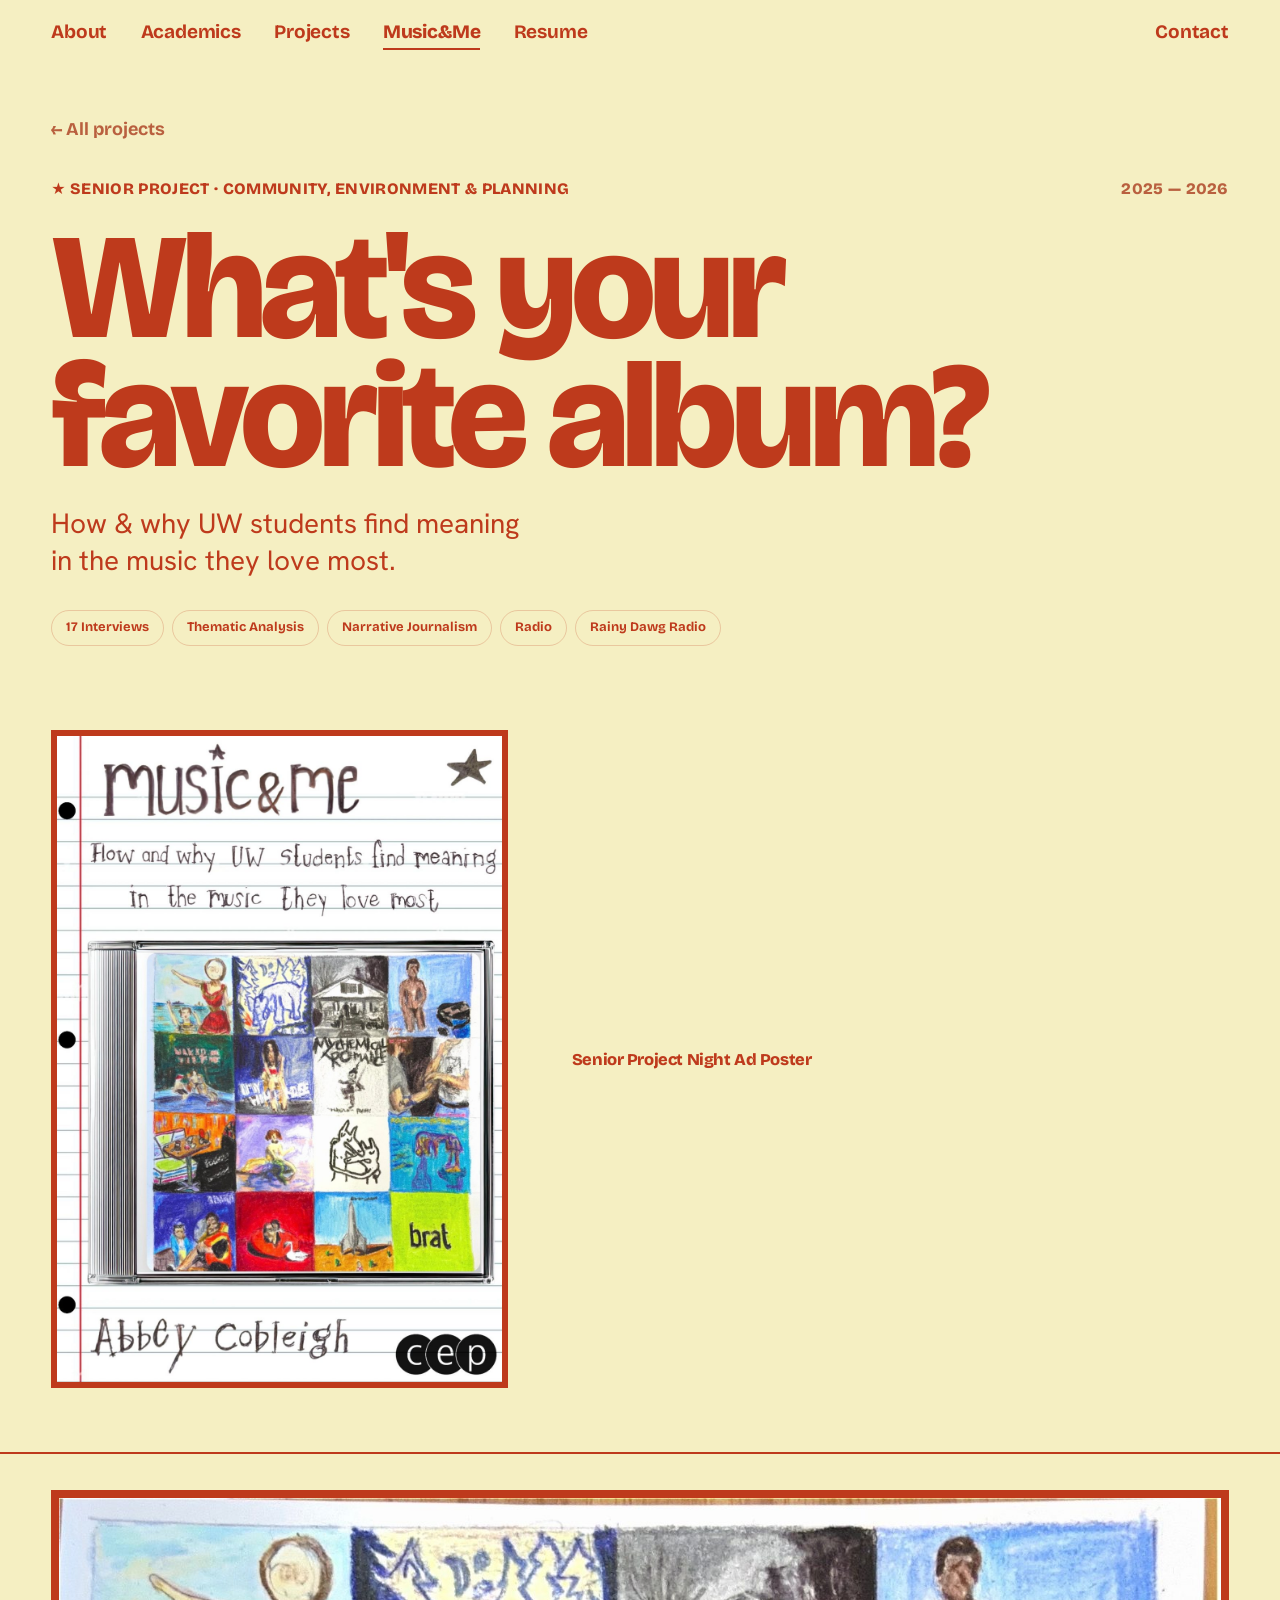
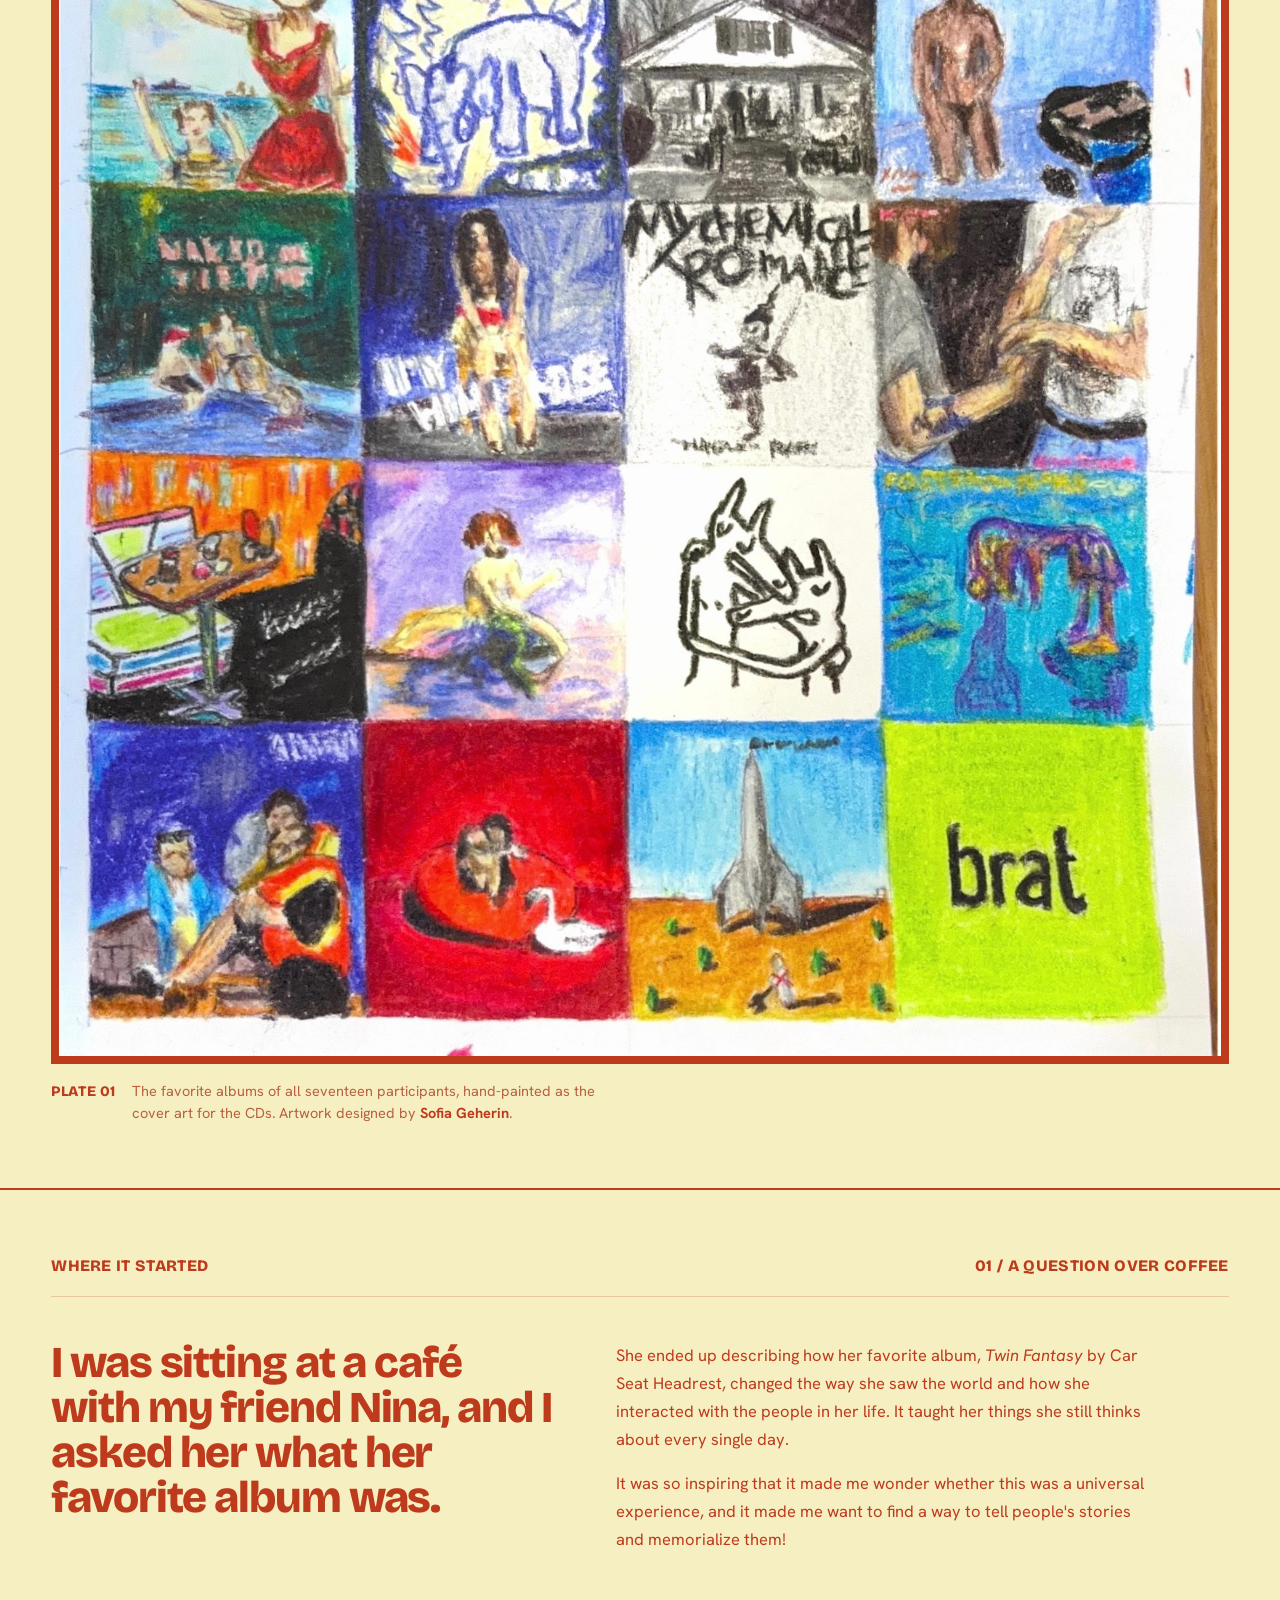
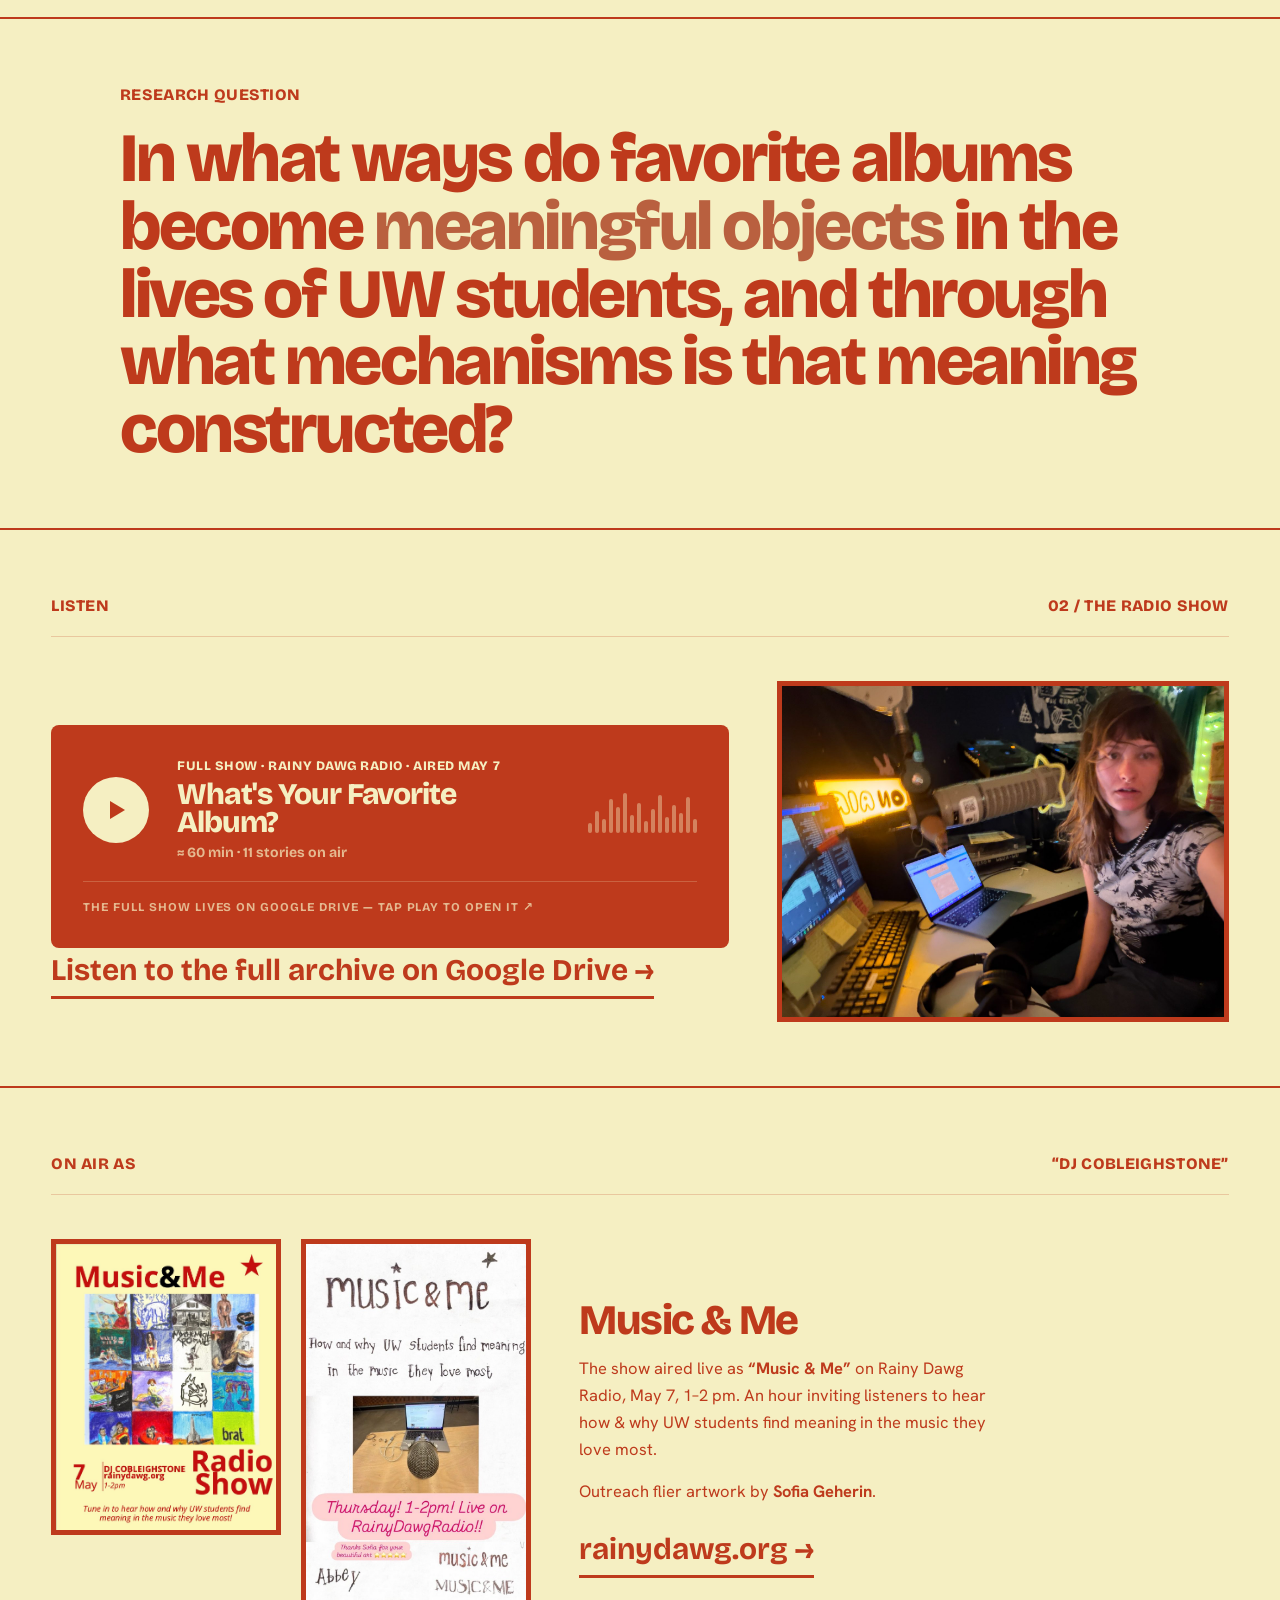
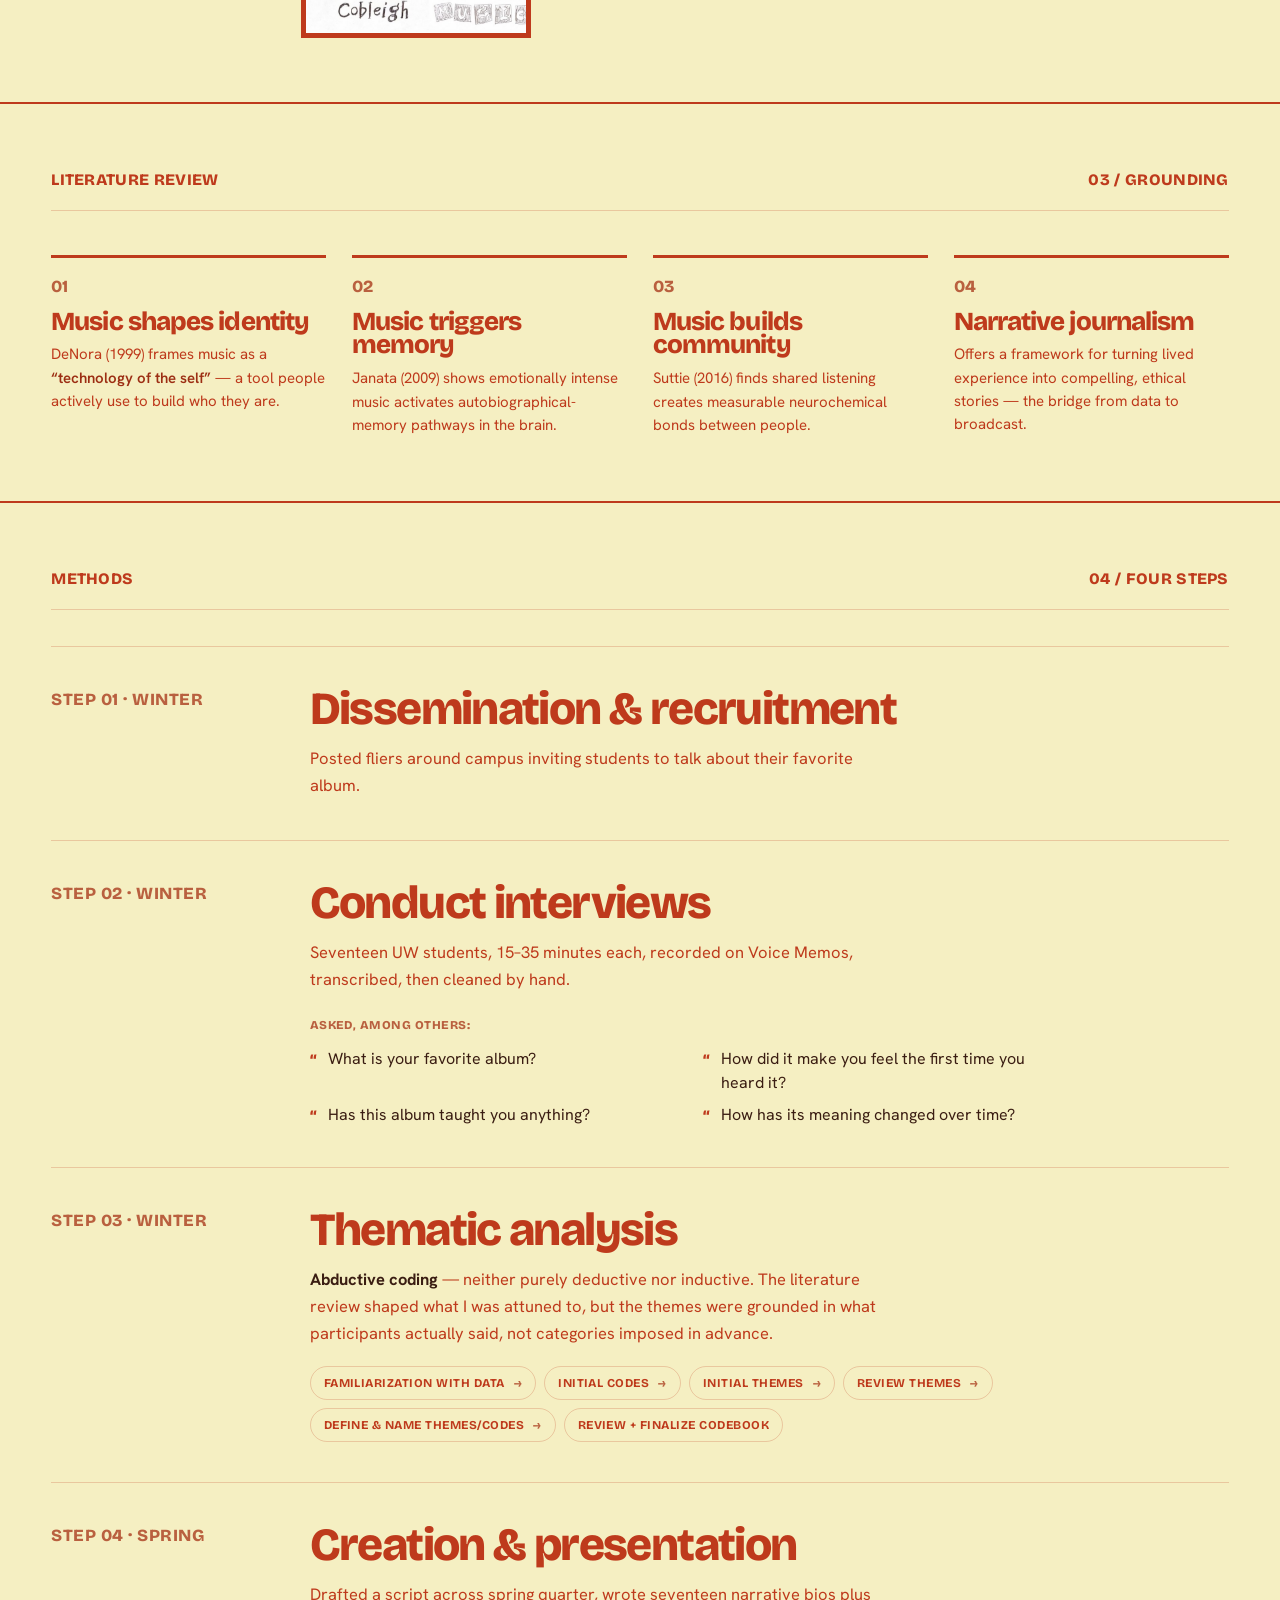
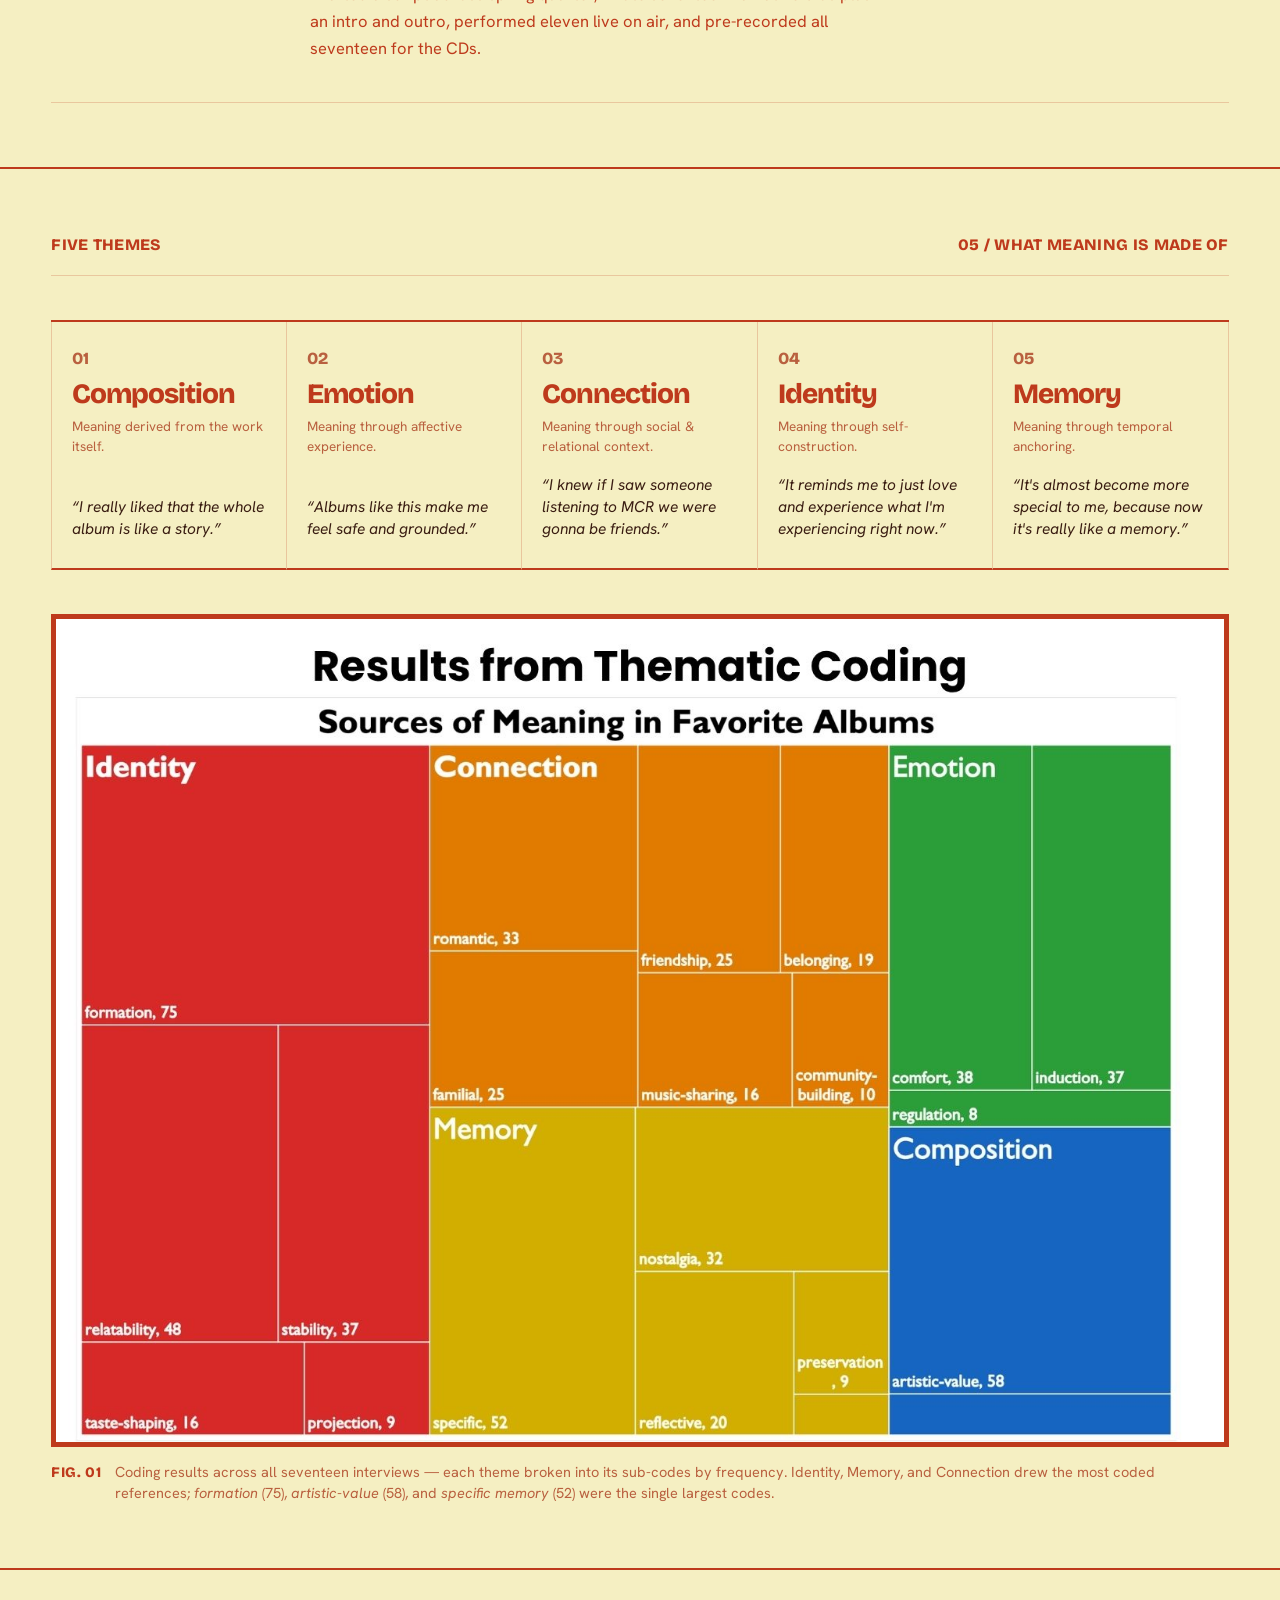
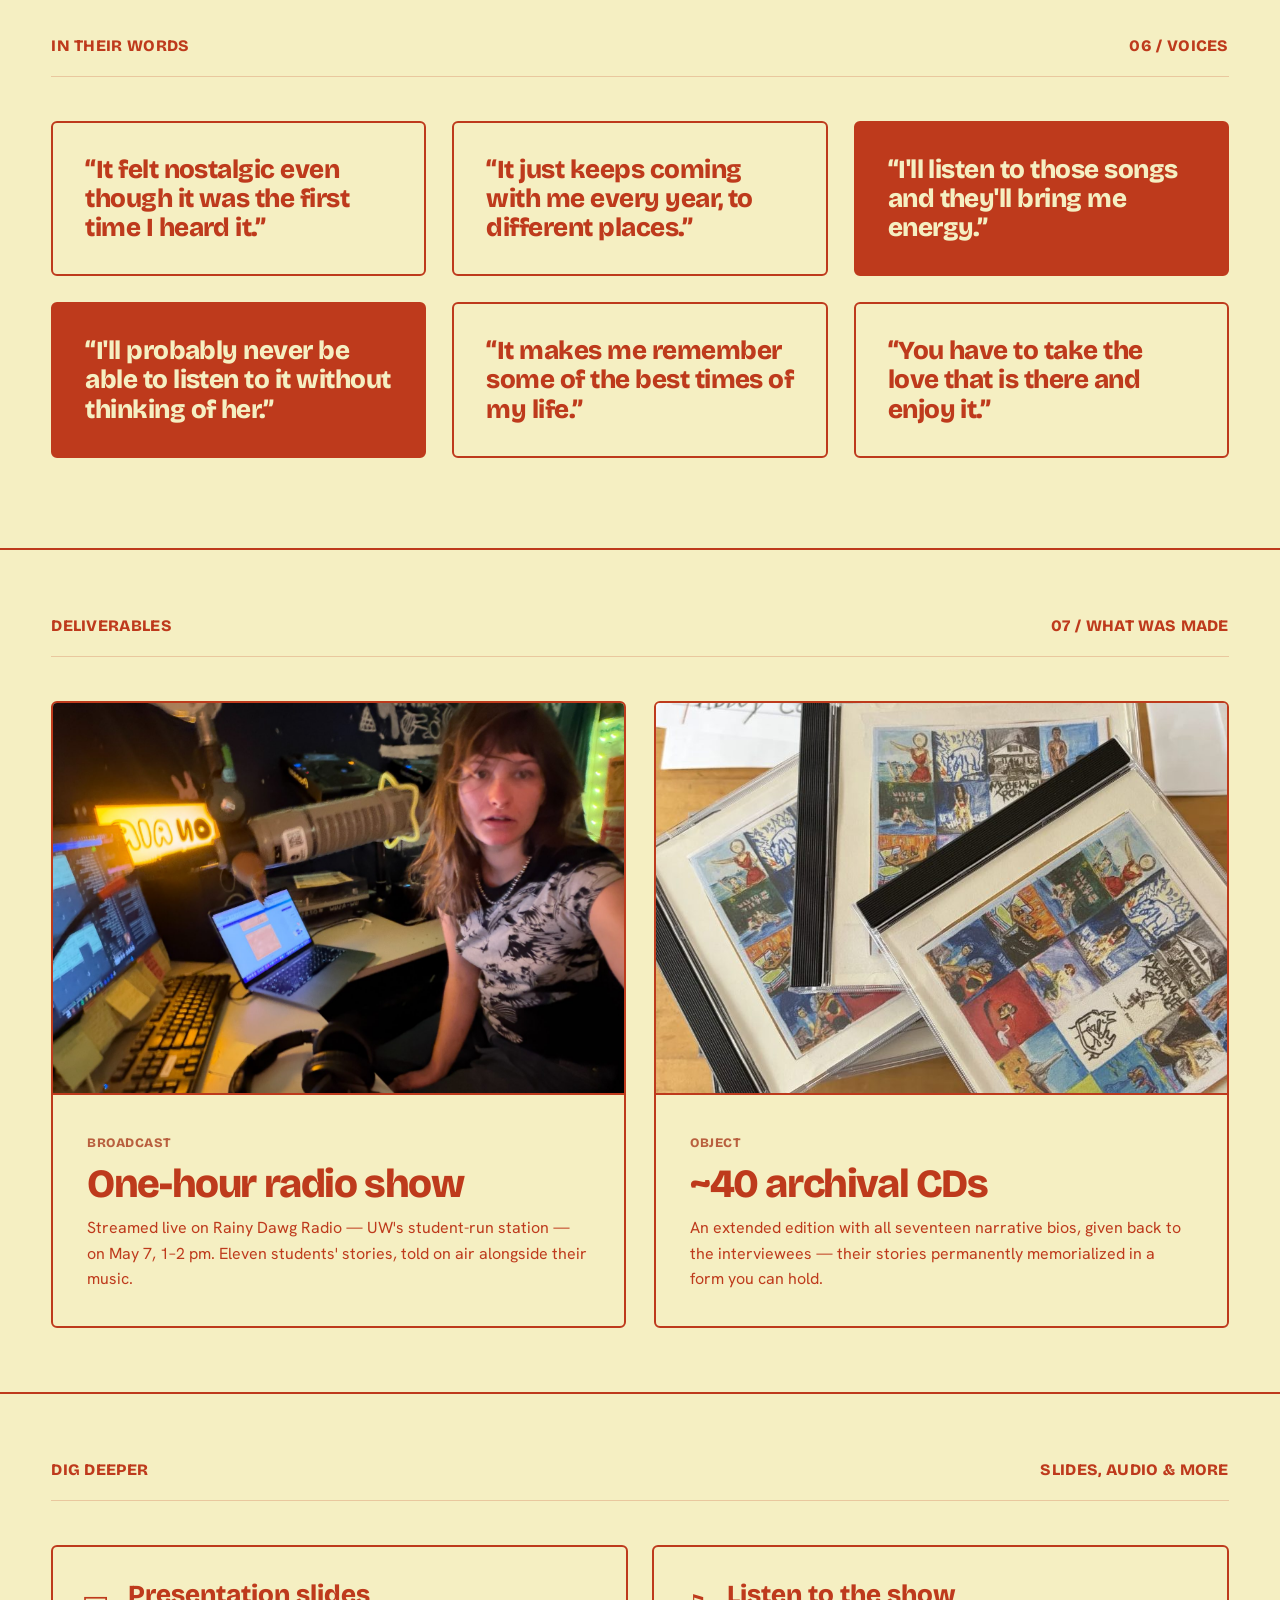
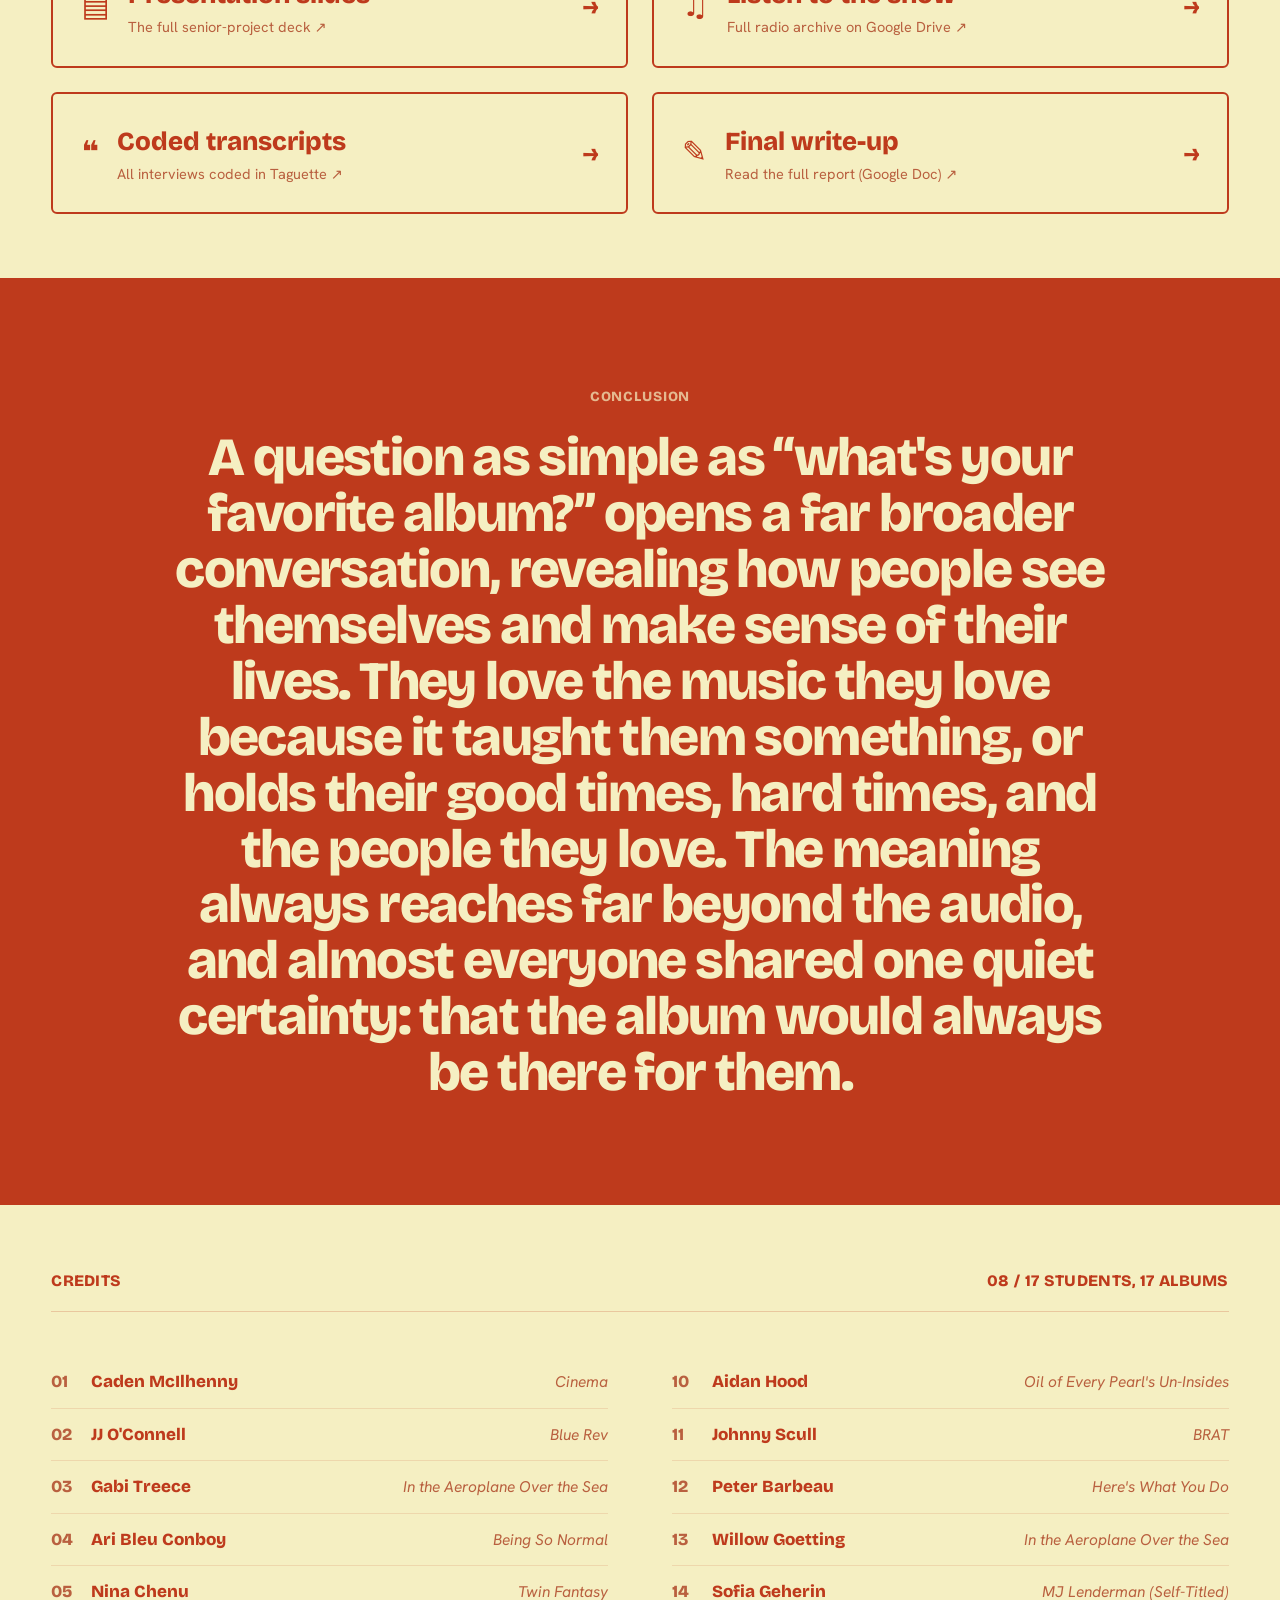
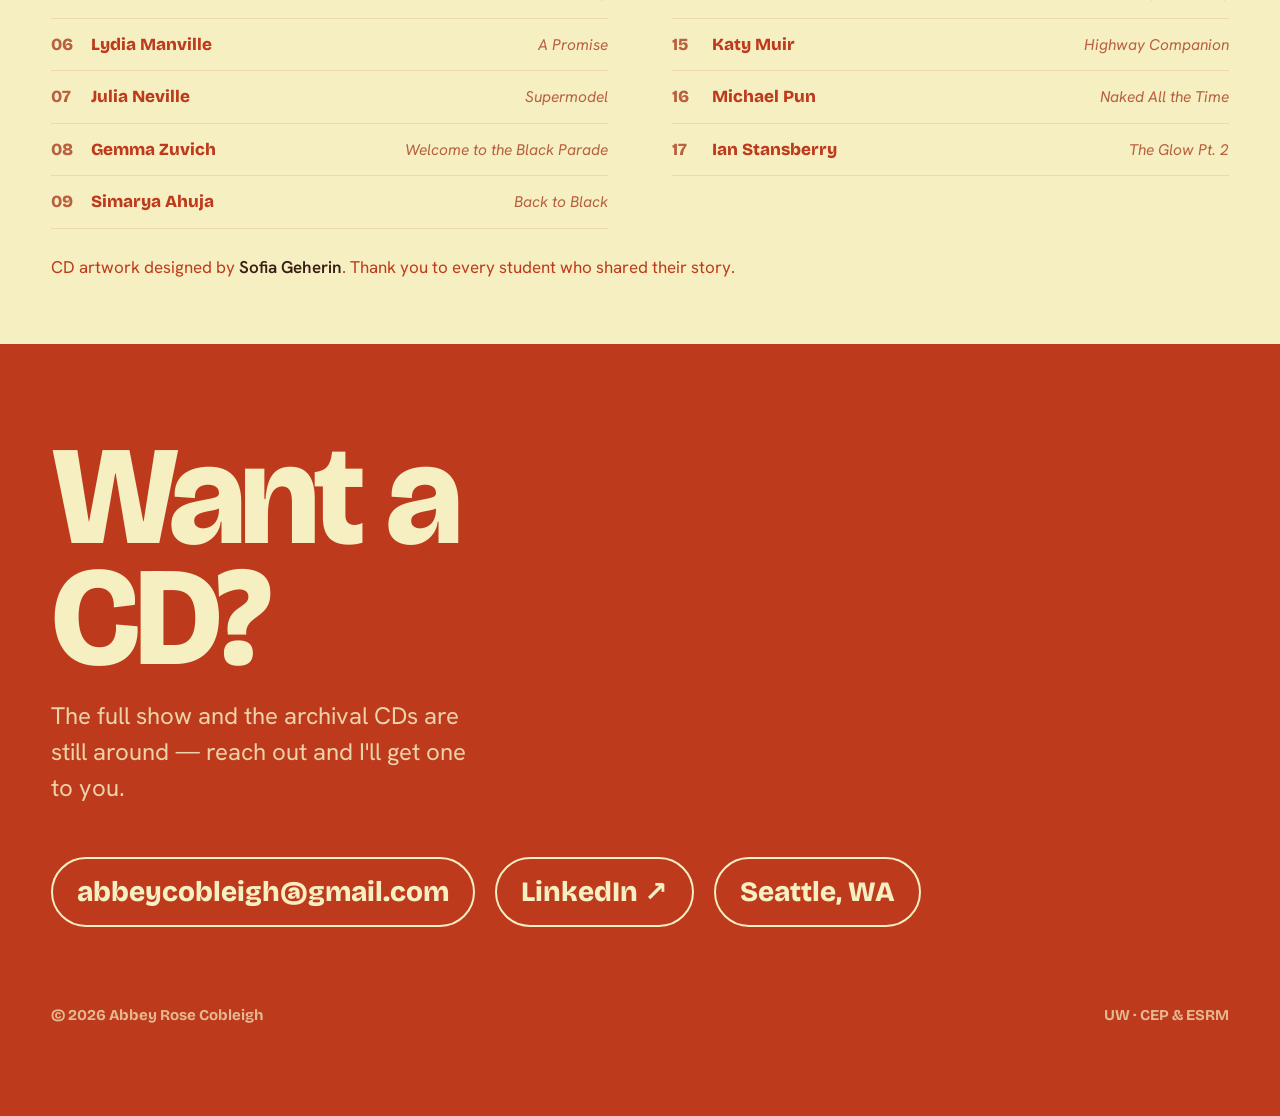
<file: album.html>
<!DOCTYPE html>
<html lang="en">
<head>
<meta charset="UTF-8" />
<meta name="viewport" content="width=device-width, initial-scale=1.0" />
<title>What's Your Favorite Album? — Abbey Cobleigh</title>
<meta name="description" content="A senior project: seventeen interviews with UW students about how and why they find meaning in the music they love most — a one-hour radio show and forty archival CDs." />
<link rel="preconnect" href="https://fonts.googleapis.com" />
<link rel="preconnect" href="https://fonts.gstatic.com" crossorigin />
<link href="https://fonts.googleapis.com/css2?family=Bricolage+Grotesque:opsz,wght@12..96,400..800&family=Hanken+Grotesk:wght@400..700&display=swap" rel="stylesheet" />
<link rel="stylesheet" href="assets/bold.css" />
</head>
<body>

<!-- NAV -->
<nav class="nav">
  <div class="nav-inner">
    <div class="nav-links">
      <a href="index.html">About</a>
      <a href="academics.html">Academics</a>
      <a href="projects.html">Projects</a>
      <a href="album.html">Music<span>&amp;Me</span></a>
      <a href="resume.html">Resume</a>
    </div>
    <a href="#contact" class="nav-cart">Contact</a>
  </div>
</nav>

<!-- HEADER -->
<header class="page-head" data-screen-label="Album — Header">
  <a href="projects.html" class="back-link">← All projects</a>
  <div class="page-meta">
    <span><span class="star">★</span> Senior Project · Community, Environment &amp; Planning</span>
    <span class="muted">2025 — 2026</span>
  </div>
  <h1 class="page-title">What's your<br />favorite album?</h1>
  <p class="page-sub">How &amp; why UW students find meaning in the music they love most.</p>
  <div class="tags">
    <span class="tag">17 Interviews</span>
    <span class="tag">Thematic Analysis</span>
    <span class="tag">Narrative Journalism</span>
    <span class="tag">Radio</span>
    <span class="tag">Rainy Dawg Radio</span>
  </div>
</header>

<!-- AD POSTER (featured) -->
<section class="band" data-screen-label="Album — Poster" style="border-top: 0;">
  <div class="band-inner" style="padding-top: clamp(20px,3vw,36px);">
    <div class="poster-feature">
      <a class="poster-frame reveal" href="assets/album/ad-poster.jpg" target="_blank" rel="noopener">
        <img src="assets/album/ad-poster.jpg" alt="Music & Me senior project ad poster: hand-lettered title on lined paper, the hand-painted album-cover CD, and the name Abbey Cobleigh with the CEP logo" loading="eager" />
      </a>
      <div class="poster-note reveal" data-delay="100">
        <p class="poster-lead">Senior Project Night Ad Poster</p>
      </div>
    </div>
  </div>
</section>

<!-- QUILT -->
<section class="band" data-screen-label="Album — Quilt">
  <div class="band-inner" style="padding-top: clamp(20px,3vw,36px);">
    <figure class="quilt reveal">
      <div class="quilt-frame">
        <img src="assets/album-quilt.jpeg" alt="A hand-painted grid of seventeen favorite album covers" />
      </div>
      <figcaption class="quilt-cap">
        <span class="lbl">Plate 01</span>
        <span>The favorite albums of all seventeen participants, hand-painted as the cover art for the CDs. Artwork designed by <strong>Sofia Geherin</strong>.</span>
      </figcaption>
    </figure>
  </div>
</section>

<!-- INSPIRATION -->
<section class="band" data-screen-label="Album — Inspiration">
  <div class="band-inner">
    <div class="eyebrow reveal"><span>Where It Started</span><span>01 / A question over coffee</span></div>
    <div class="two-col">
      <p class="col-lead reveal">I was sitting at a café with my friend Nina, and I asked her what her favorite album was.</p>
      <div class="col-body reveal" data-delay="100">
        <p>
          She ended up describing how her favorite album, <em>Twin Fantasy</em> by Car
          Seat Headrest, changed the way she saw the world and how she interacted with
          the people in her life. It taught her things she still thinks about every
          single day.
        </p>
        <p>
          It was so inspiring that it made me wonder whether this was a universal
          experience, and it made me want to find a way to tell people's stories and
          memorialize them!
        </p>
      </div>
    </div>
  </div>
</section>

<!-- RESEARCH QUESTION -->
<section class="band" data-screen-label="Album — Research question">
  <div class="band-inner">
    <div class="rq-inner">
      <div class="eyebrow reveal" style="border:0; padding-bottom:0;"><span>Research Question</span></div>
      <p class="rq-text">
        In what ways do favorite albums become <span class="dim">meaningful objects</span>
        in the lives of UW students, and through what mechanisms is that meaning constructed?
      </p>
    </div>
  </div>
</section>

<!-- LISTEN -->
<section class="band" id="listen" data-screen-label="Album — Listen">
  <div class="band-inner">
    <div class="eyebrow reveal"><span>Listen</span><span>02 / The radio show</span></div>

    <div class="listen-grid">
      <div class="listen-left">
        <div class="player reveal" data-delay="60">
      <div class="player-top">
        <button class="play-btn" id="mainPlay" aria-label="Play the full episode"><span class="ico-play"></span></button>
        <div class="player-info">
          <span class="eb">Full Show · Rainy Dawg Radio · aired May 7</span>
          <h3>What's Your Favorite Album?</h3>
          <span class="sub">≈ 60 min · 11 stories on air</span>
        </div>
        <div class="waveform" id="wave" aria-hidden="true"></div>
      </div>
      <div class="player-status" id="status">The full show lives on Google Drive — tap play to open it ↗</div>
    </div>

    <a class="more reveal" data-delay="160" href="https://drive.google.com/drive/folders/1jfgMku5VX0JXnJFmxsM86QL9CQtsd7EE?usp=sharing" target="_blank" rel="noopener">Listen to the full archive on Google Drive →</a>
      </div>
      <div class="listen-photo reveal" data-delay="120">
        <img src="assets/album/radio-show.jpg" alt="Abbey on air at Rainy Dawg Radio, beside the ON AIR sign" loading="lazy" />
      </div>
    </div>
  </div>
</section>

<!-- FLIER -->
<section class="band" data-screen-label="Album — Flier">
  <div class="band-inner">
    <div class="eyebrow reveal"><span>On Air As</span><span>“DJ Cobleighstone”</span></div>
    <div class="flier-embed">
      <div class="flier-pair reveal">
        <a class="flier-doc has-img" href="assets/album/show-flier.jpg" target="_blank" rel="noopener">
          <img src="assets/album/show-flier.jpg" alt="Music & Me radio show flier with a hand-painted album-cover quilt; 7 May, DJ Cobleighstone on rainydawg.org, 1–2pm" loading="lazy" />
        </a>
        <a class="flier-doc has-img" href="assets/album/show-flier-handmade.jpg" target="_blank" rel="noopener">
          <img src="assets/album/show-flier-handmade.jpg" alt="Hand-drawn Music & Me outreach poster with a studio microphone; live Thursday 1–2pm on Rainy Dawg Radio" loading="lazy" />
        </a>
      </div>
      <div class="flier-note reveal" data-delay="100">
        <h3>Music &amp; Me</h3>
        <p>The show aired live as <strong>“Music &amp; Me”</strong> on Rainy Dawg Radio, May 7, 1–2 pm. An hour inviting listeners to hear how &amp; why UW students find meaning in the music they love most.</p>
        <p>Outreach flier artwork by <strong>Sofia Geherin</strong>.</p>
        <a href="https://rainydawg.org" target="_blank" rel="noopener" class="more">rainydawg.org →</a>
      </div>
    </div>
  </div>
</section>

<!-- LITERATURE REVIEW -->
<section class="band" data-screen-label="Album — Literature review">
  <div class="band-inner">
    <div class="eyebrow reveal"><span>Literature Review</span><span>03 / Grounding</span></div>
    <div class="lit-grid">
      <article class="lit-item reveal">
        <span class="lit-no">01</span>
        <h3>Music shapes identity</h3>
        <p>DeNora (1999) frames music as a <span class="clay">“technology of the self”</span> — a tool people actively use to build who they are.</p>
      </article>
      <article class="lit-item reveal" data-delay="80">
        <span class="lit-no">02</span>
        <h3>Music triggers memory</h3>
        <p>Janata (2009) shows emotionally intense music activates autobiographical-memory pathways in the brain.</p>
      </article>
      <article class="lit-item reveal" data-delay="160">
        <span class="lit-no">03</span>
        <h3>Music builds community</h3>
        <p>Suttie (2016) finds shared listening creates measurable neurochemical bonds between people.</p>
      </article>
      <article class="lit-item reveal" data-delay="240">
        <span class="lit-no">04</span>
        <h3>Narrative journalism</h3>
        <p>Offers a framework for turning lived experience into compelling, ethical stories — the bridge from data to broadcast.</p>
      </article>
    </div>
  </div>
</section>

<!-- METHODS -->
<section class="band" data-screen-label="Album — Methods">
  <div class="band-inner">
    <div class="eyebrow reveal"><span>Methods</span><span>04 / Four steps</span></div>
    <ol class="method-list">
      <li class="method-step reveal">
        <span class="step-no">Step 01 · Winter</span>
        <div>
          <h3>Dissemination &amp; recruitment</h3>
          <p>Posted fliers around campus inviting students to talk about their favorite album.</p>
        </div>
      </li>
      <li class="method-step reveal" data-delay="80">
        <span class="step-no">Step 02 · Winter</span>
        <div>
          <h3>Conduct interviews</h3>
          <p>Seventeen UW students, 15–35 minutes each, recorded on Voice Memos, transcribed, then cleaned by hand.</p>
          <div class="q-examples">
            <span class="lbl">Asked, among others:</span>
            <ul>
              <li>What is your favorite album?</li>
              <li>How did it make you feel the first time you heard it?</li>
              <li>Has this album taught you anything?</li>
              <li>How has its meaning changed over time?</li>
            </ul>
          </div>
        </div>
      </li>
      <li class="method-step reveal" data-delay="160">
        <span class="step-no">Step 03 · Winter</span>
        <div>
          <h3>Thematic analysis</h3>
          <p><strong>Abductive coding</strong> — neither purely deductive nor inductive. The literature review shaped what I was attuned to, but the themes were grounded in what participants actually said, not categories imposed in advance.</p>
          <div class="code-flow">
            <span>Familiarization with Data</span><span>Initial Codes</span><span>Initial Themes</span><span>Review Themes</span><span>Define &amp; Name Themes/Codes</span><span>Review + Finalize Codebook</span>
          </div>
        </div>
      </li>
      <li class="method-step reveal" data-delay="240">
        <span class="step-no">Step 04 · Spring</span>
        <div>
          <h3>Creation &amp; presentation</h3>
          <p>Drafted a script across spring quarter, wrote seventeen narrative bios plus an intro and outro, performed eleven live on air, and pre-recorded all seventeen for the CDs.</p>
        </div>
      </li>
    </ol>
  </div>
</section>

<!-- FIVE THEMES -->
<section class="band" data-screen-label="Album — Themes">
  <div class="band-inner">
    <div class="eyebrow reveal"><span>Five Themes</span><span>05 / What meaning is made of</span></div>
    <div class="themes-grid">
      <div class="theme reveal"><span class="theme-no">01</span><h3>Composition</h3><p class="theme-def">Meaning derived from the work itself.</p><p class="theme-quote">“I really liked that the whole album is like a story.”</p></div>
      <div class="theme reveal" data-delay="80"><span class="theme-no">02</span><h3>Emotion</h3><p class="theme-def">Meaning through affective experience.</p><p class="theme-quote">“Albums like this make me feel safe and grounded.”</p></div>
      <div class="theme reveal" data-delay="160"><span class="theme-no">03</span><h3>Connection</h3><p class="theme-def">Meaning through social &amp; relational context.</p><p class="theme-quote">“I knew if I saw someone listening to MCR we were gonna be friends.”</p></div>
      <div class="theme reveal" data-delay="240"><span class="theme-no">04</span><h3>Identity</h3><p class="theme-def">Meaning through self-construction.</p><p class="theme-quote">“It reminds me to just love and experience what I'm experiencing right now.”</p></div>
      <div class="theme reveal" data-delay="320"><span class="theme-no">05</span><h3>Memory</h3><p class="theme-def">Meaning through temporal anchoring.</p><p class="theme-quote">“It's almost become more special to me, because now it's really like a memory.”</p></div>
    </div>

    <figure class="media-figure reveal" data-delay="80">
      <div class="frame"><img src="assets/album/thematic-coding.jpg" alt="Treemap of thematic coding results showing sources of meaning in favorite albums, by code frequency" loading="lazy" /></div>
      <figcaption><span class="lbl">Fig. 01</span><span>Coding results across all seventeen interviews — each theme broken into its sub-codes by frequency. Identity, Memory, and Connection drew the most coded references; <em>formation</em> (75), <em>artistic-value</em> (58), and <em>specific memory</em> (52) were the single largest codes.</span></figcaption>
    </figure>
  </div>
</section>

<!-- QUOTES -->
<section class="band" data-screen-label="Album — Voices">
  <div class="band-inner">
    <div class="eyebrow reveal"><span>In Their Words</span><span>06 / Voices</span></div>
    <div class="quote-wall">
      <blockquote class="q-card reveal">“It felt nostalgic even though it was the first time I heard it.”</blockquote>
      <blockquote class="q-card reveal" data-delay="60">“I'll probably never be able to listen to it without thinking of her.”</blockquote>
      <blockquote class="q-card reveal" data-delay="120">“It just keeps coming with me every year, to different places.”</blockquote>
      <blockquote class="q-card reveal" data-delay="60">“It makes me remember some of the best times of my life.”</blockquote>
      <blockquote class="q-card reveal" data-delay="120">“I'll listen to those songs and they'll bring me energy.”</blockquote>
      <blockquote class="q-card reveal" data-delay="180">“You have to take the love that is there and enjoy it.”</blockquote>
    </div>
  </div>
</section>

<!-- DELIVERABLES -->
<section class="band" data-screen-label="Album — Deliverables">
  <div class="band-inner">
    <div class="eyebrow reveal"><span>Deliverables</span><span>07 / What was made</span></div>
    <div class="products-grid">
      <article class="product has-img reveal">
        <div class="p-img"><img src="assets/album/radio-show.jpg" alt="Abbey broadcasting live on air" loading="lazy" /></div>
        <div class="p-body">
          <span class="eb">Broadcast</span>
          <h3>One-hour radio show</h3>
          <p>Streamed live on Rainy Dawg Radio — UW's student-run station — on May 7, 1–2 pm. Eleven students' stories, told on air alongside their music.</p>
        </div>
      </article>
      <article class="product has-img reveal" data-delay="120">
        <div class="p-img"><img src="assets/album/cds.jpg" alt="The stack of hand-made archival CDs" loading="lazy" /></div>
        <div class="p-body">
          <span class="eb">Object</span>
          <h3>~40 archival CDs</h3>
          <p>An extended edition with all seventeen narrative bios, given back to the interviewees — their stories permanently memorialized in a form you can hold.</p>
        </div>
      </article>
    </div>
  </div>
</section>

<!-- RESOURCES -->
<section class="band" data-screen-label="Album — Resources">
  <div class="band-inner">
    <div class="eyebrow reveal"><span>Dig Deeper</span><span>Slides, audio &amp; more</span></div>
    <div class="resource-grid">
      <a class="resource-card reveal" href="https://canva.link/b49jmazpouu1c5n" target="_blank" rel="noopener">
        <span class="r-ico">▤</span>
        <span>
          <span class="r-title">Presentation slides</span>
          <span class="r-sub">The full senior-project deck ↗</span>
        </span>
        <span class="r-arrow">→</span>
      </a>
      <a class="resource-card reveal" data-delay="100" href="https://drive.google.com/drive/folders/1jfgMku5VX0JXnJFmxsM86QL9CQtsd7EE?usp=sharing" target="_blank" rel="noopener">
        <span class="r-ico">♫</span>
        <span>
          <span class="r-title">Listen to the show</span>
          <span class="r-sub">Full radio archive on Google Drive ↗</span>
        </span>
        <span class="r-arrow">→</span>
      </a>
      <a class="resource-card reveal" data-delay="200" href="https://drive.google.com/drive/folders/11vcHoEHNMsvTeHGG5Vi1zqUBSLugP8EW?usp=drive_link" target="_blank" rel="noopener">
        <span class="r-ico">❝</span>
        <span>
          <span class="r-title">Coded transcripts</span>
          <span class="r-sub">All interviews coded in Taguette ↗</span>
        </span>
        <span class="r-arrow">→</span>
      </a>
      <a class="resource-card reveal" data-delay="300" href="https://docs.google.com/document/d/1O66jVXtJHKvXrxHi83JE85I-uB4qTFtdosFiOPklN8E/edit?usp=sharing" target="_blank" rel="noopener">
        <span class="r-ico">✎</span>
        <span>
          <span class="r-title">Final write-up</span>
          <span class="r-sub">Read the full report (Google Doc) ↗</span>
        </span>
        <span class="r-arrow">→</span>
      </a>
    </div>
  </div>
</section>

<!-- CONCLUSION -->
<section class="conclusion" data-screen-label="Album — Conclusion">
  <div class="conclusion-inner">
    <span class="eb">Conclusion</span>
    <p class="conclusion-quote">
      A question as simple as “what's your favorite album?” opens a far broader
      conversation, revealing how people see themselves and make sense of their lives.
      They love the music they love because it taught them something, or holds their
      good times, hard times, and the people they love. The meaning always reaches far
      beyond the audio, and almost everyone shared one quiet certainty: that the album
      would always be there for them.
    </p>
  </div>
</section>

<!-- CREDITS -->
<section class="band" data-screen-label="Album — Credits">
  <div class="band-inner">
    <div class="eyebrow reveal"><span>Credits</span><span>08 / 17 students, 17 albums</span></div>
    <ol class="credit-list reveal">
      <li class="credit-row"><span class="c-no">01</span><span class="c-name">Caden McIlhenny</span><span class="c-album">Cinema</span></li>
      <li class="credit-row"><span class="c-no">02</span><span class="c-name">JJ O'Connell</span><span class="c-album">Blue Rev</span></li>
      <li class="credit-row"><span class="c-no">03</span><span class="c-name">Gabi Treece</span><span class="c-album">In the Aeroplane Over the Sea</span></li>
      <li class="credit-row"><span class="c-no">04</span><span class="c-name">Ari Bleu Conboy</span><span class="c-album">Being So Normal</span></li>
      <li class="credit-row"><span class="c-no">05</span><span class="c-name">Nina Chenu</span><span class="c-album">Twin Fantasy</span></li>
      <li class="credit-row"><span class="c-no">06</span><span class="c-name">Lydia Manville</span><span class="c-album">A Promise</span></li>
      <li class="credit-row"><span class="c-no">07</span><span class="c-name">Julia Neville</span><span class="c-album">Supermodel</span></li>
      <li class="credit-row"><span class="c-no">08</span><span class="c-name">Gemma Zuvich</span><span class="c-album">Welcome to the Black Parade</span></li>
      <li class="credit-row"><span class="c-no">09</span><span class="c-name">Simarya Ahuja</span><span class="c-album">Back to Black</span></li>
      <li class="credit-row"><span class="c-no">10</span><span class="c-name">Aidan Hood</span><span class="c-album">Oil of Every Pearl's Un-Insides</span></li>
      <li class="credit-row"><span class="c-no">11</span><span class="c-name">Johnny Scull</span><span class="c-album">BRAT</span></li>
      <li class="credit-row"><span class="c-no">12</span><span class="c-name">Peter Barbeau</span><span class="c-album">Here's What You Do</span></li>
      <li class="credit-row"><span class="c-no">13</span><span class="c-name">Willow Goetting</span><span class="c-album">In the Aeroplane Over the Sea</span></li>
      <li class="credit-row"><span class="c-no">14</span><span class="c-name">Sofia Geherin</span><span class="c-album">MJ Lenderman (Self-Titled)</span></li>
      <li class="credit-row"><span class="c-no">15</span><span class="c-name">Katy Muir</span><span class="c-album">Highway Companion</span></li>
      <li class="credit-row"><span class="c-no">16</span><span class="c-name">Michael Pun</span><span class="c-album">Naked All the Time</span></li>
      <li class="credit-row"><span class="c-no">17</span><span class="c-name">Ian Stansberry</span><span class="c-album">The Glow Pt. 2</span></li>
    </ol>
    <p class="art-credit reveal">CD artwork designed by <strong>Sofia Geherin</strong>. Thank you to every student who shared their story.</p>
  </div>
</section>

<!-- CONTACT -->
<footer class="contact" id="contact" data-screen-label="Album — Contact">
  <div class="contact-inner">
    <h2>Want a<br />CD?</h2>
    <p class="contact-intro reveal">The full show and the archival CDs are still around — reach out and I'll get one to you.</p>
    <div class="contact-links reveal" data-delay="100">
      <a href="mailto:abbeycobleigh@gmail.com">abbeycobleigh@gmail.com</a>
      <a href="https://www.linkedin.com/in/abbey-cobleigh-87673b26b/" target="_blank" rel="noopener">LinkedIn ↗</a>
      <a href="#">Seattle, WA</a>
    </div>
    <div class="contact-foot">
      <span>© 2026 Abbey Rose Cobleigh</span>
      <span>UW · CEP &amp; ESRM</span>
    </div>
  </div>
</footer>

<script src="assets/site.js"></script>
<script>
  (function () {
    var wave = document.getElementById('wave');
    if (wave) {
      [10,22,14,34,26,40,18,30,12,24,38,16,28,20,36,14].forEach(function (h, i) {
        var s = document.createElement('span');
        s.style.height = h + 'px';
        s.style.animationDelay = (i * 0.06) + 's';
        wave.appendChild(s);
      });
    }
    var audio = new Audio(), current = null;
    var player = document.querySelector('.player');
    var mainPlay = document.getElementById('mainPlay');
    var status = document.getElementById('status');
    function setMain(on) { if (mainPlay) { mainPlay.classList.toggle('playing', on); if (player) player.classList.toggle('playing', on); } }
    function soon(msg) {
      if (!status) return;
      status.textContent = msg || 'Audio coming soon — check back after the premiere';
      status.style.color = 'var(--butter)';
      clearTimeout(soon._t);
      soon._t = setTimeout(function () { status.textContent = 'The full show lives on Google Drive — tap play to open it ↗'; status.style.color = ''; }, 2600);
    }
    function tryPlay(src, cb) {
      if (!src) { soon(); if (cb) cb(false); return; }
      if (current === src && !audio.paused) { audio.pause(); if (cb) cb(false); return; }
      audio.src = src; current = src;
      audio.play().then(function () { if (cb) cb(true); }).catch(function () { soon('Could not load audio yet'); if (cb) cb(false); });
    }
    if (mainPlay) mainPlay.addEventListener('click', function () { window.open('https://drive.google.com/drive/folders/1jfgMku5VX0JXnJFmxsM86QL9CQtsd7EE?usp=sharing', '_blank', 'noopener'); });
    document.querySelectorAll('.track').forEach(function (li) {
      var btn = li.querySelector('.track-play');
      function handle() {
        tryPlay(li.getAttribute('data-src') || '', function (on) {
          document.querySelectorAll('.track').forEach(function (t) { t.style.background = ''; });
          if (on) li.style.background = 'var(--butter-2)';
        });
      }
      btn.addEventListener('click', function (e) { e.stopPropagation(); handle(); });
      li.addEventListener('click', handle);
    });
    audio.addEventListener('ended', function () { setMain(false); document.querySelectorAll('.track').forEach(function (t) { t.style.background = ''; }); });
  })();
</script>
</body>
</html>
</file>
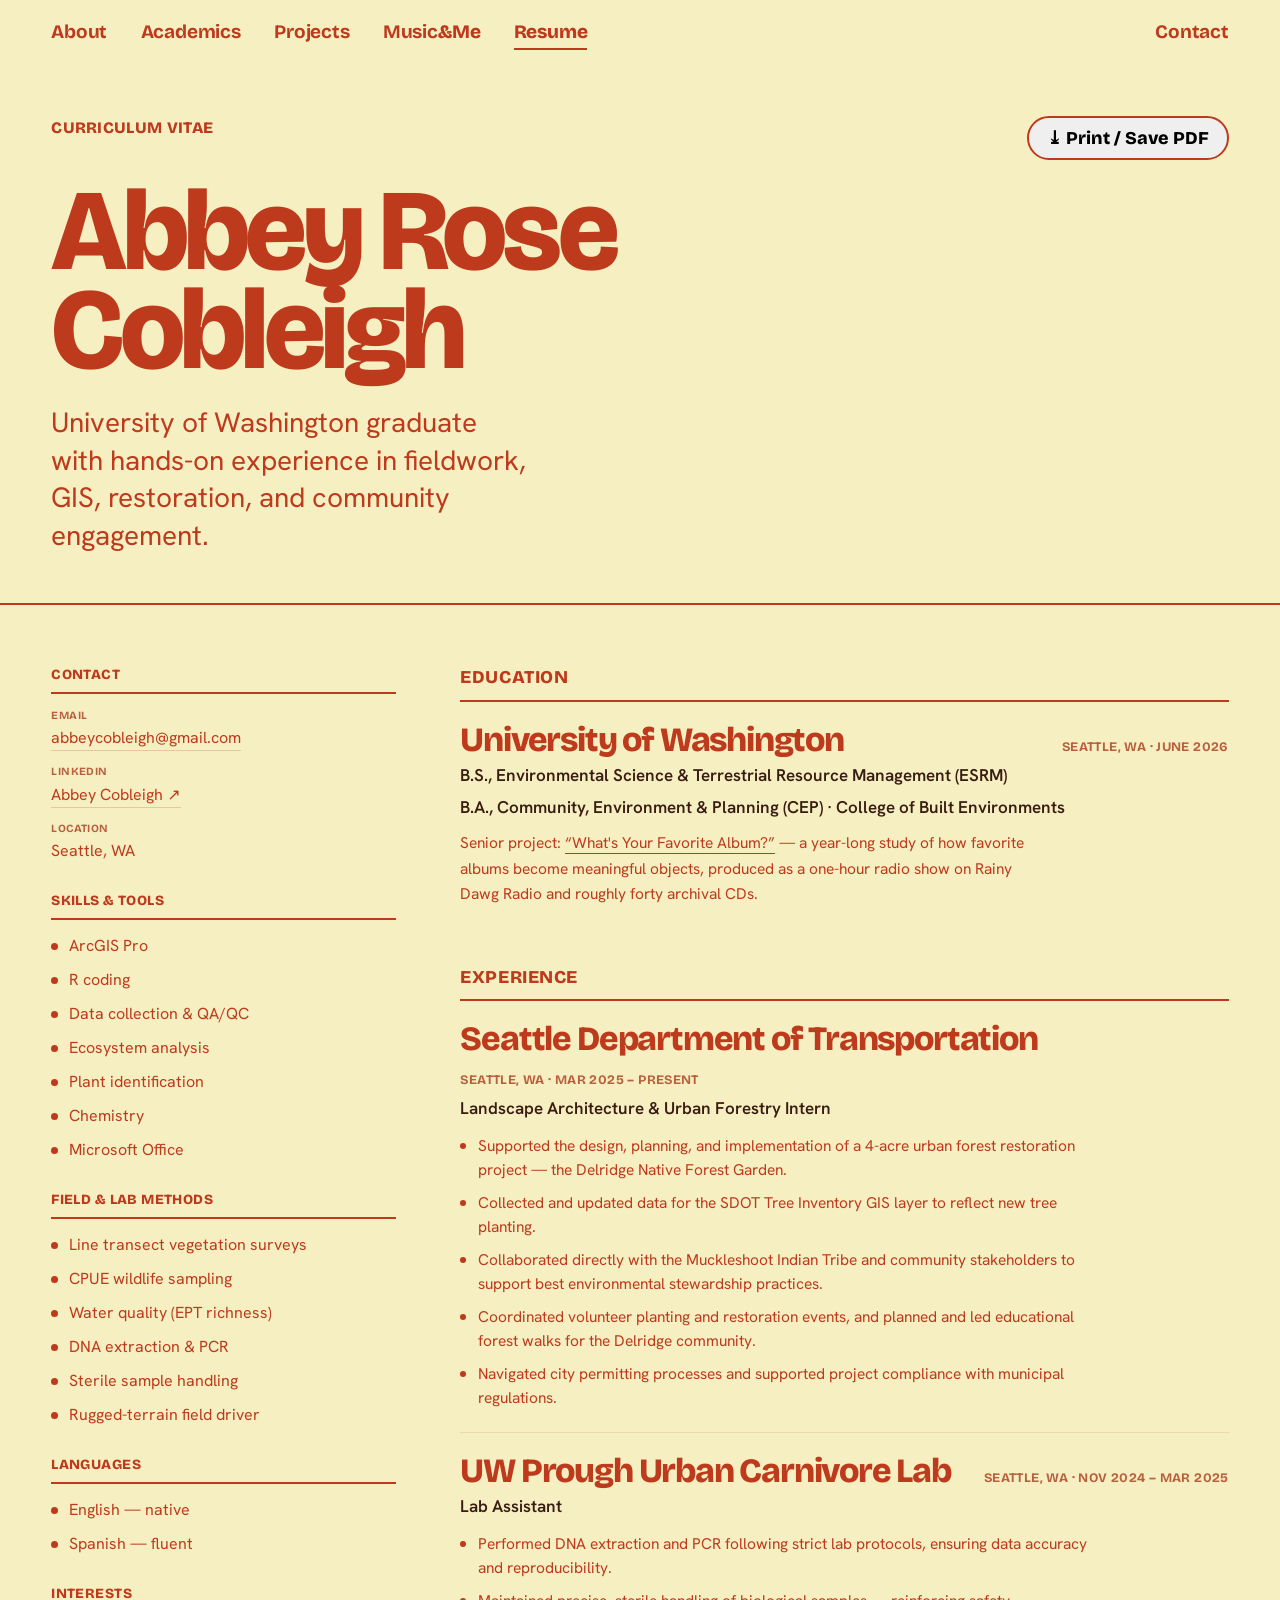
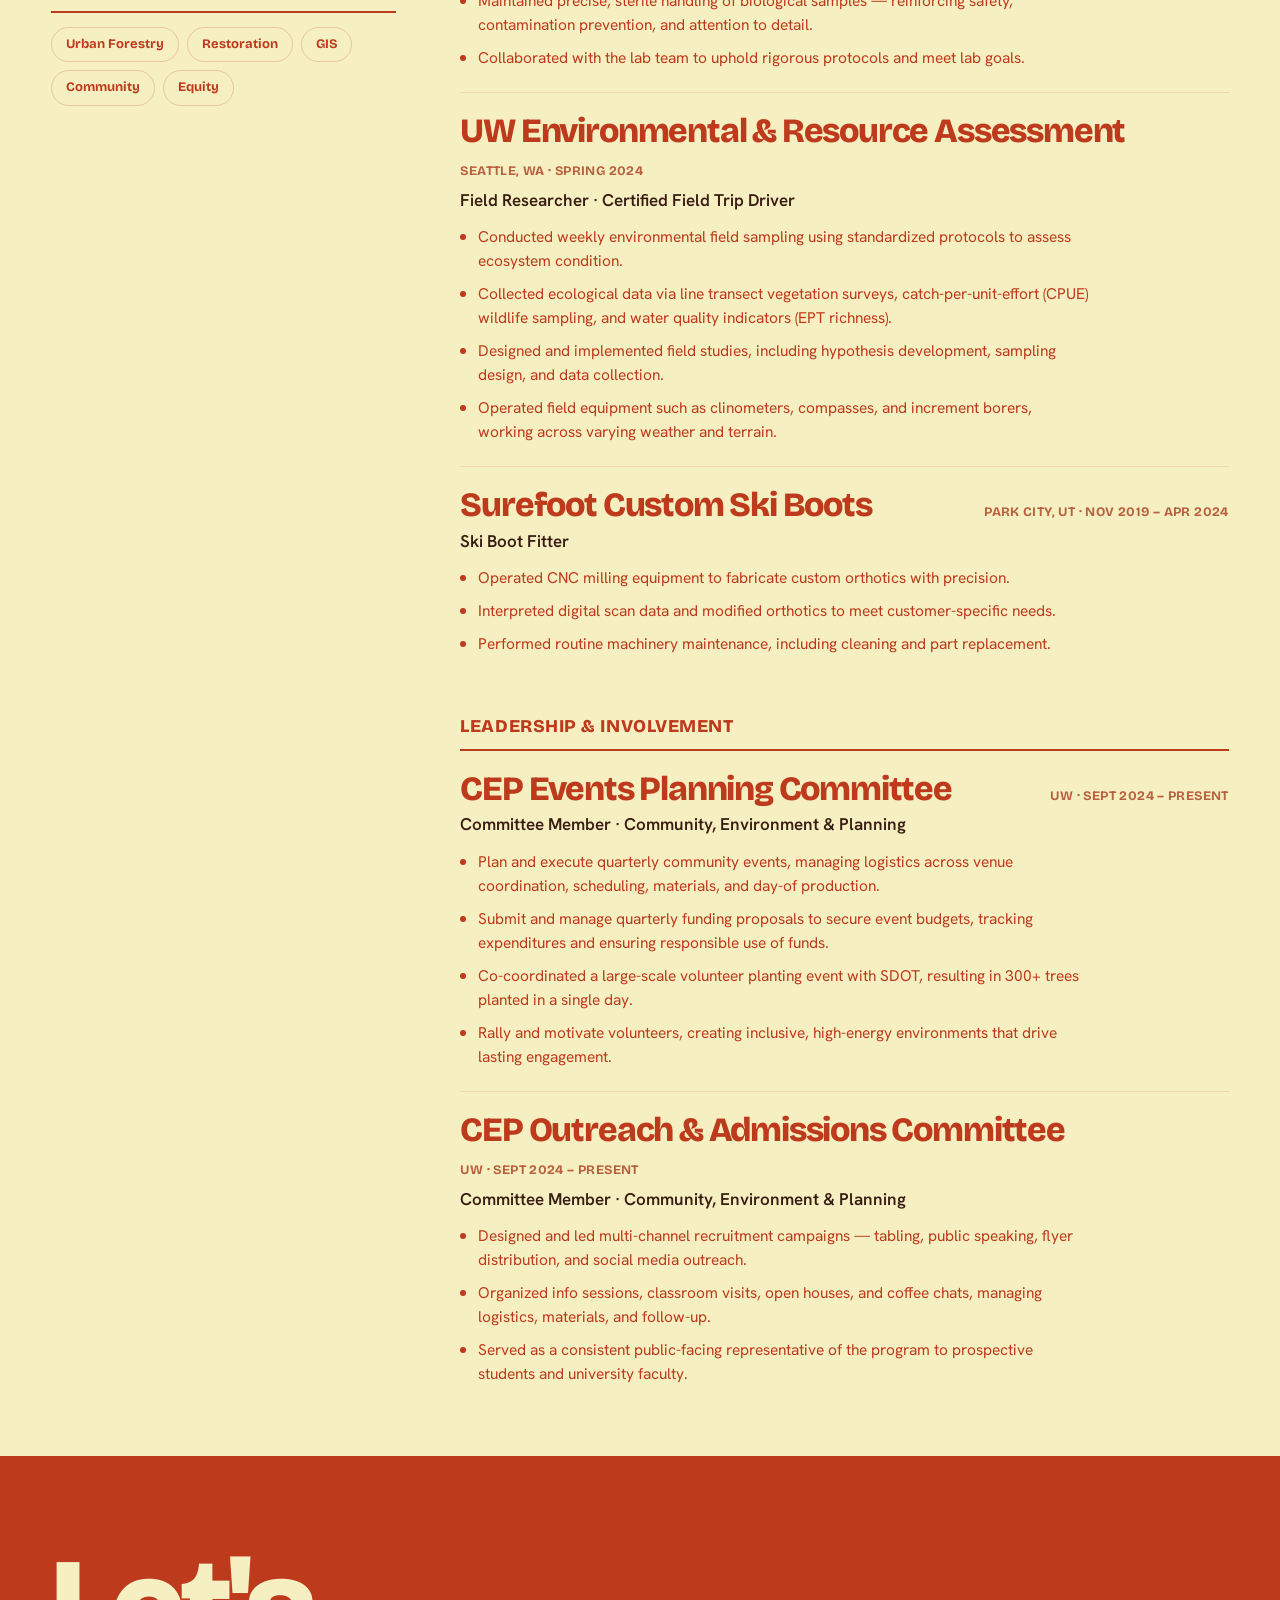
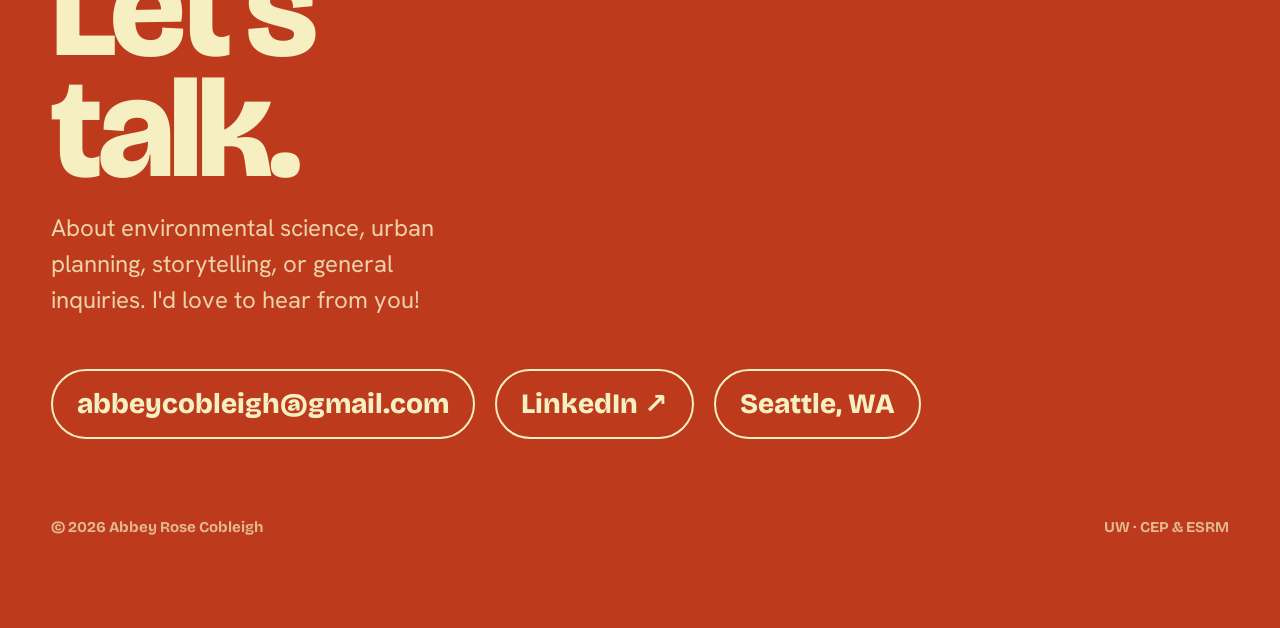
<file: resume.html>
<!DOCTYPE html>
<html lang="en">
<head>
<meta charset="UTF-8" />
<meta name="viewport" content="width=device-width, initial-scale=1.0" />
<title>Resume — Abbey Cobleigh</title>
<meta name="description" content="Abbey Rose Cobleigh — resume. UW Community, Environment & Planning and Environmental Science." />
<link rel="preconnect" href="https://fonts.googleapis.com" />
<link rel="preconnect" href="https://fonts.gstatic.com" crossorigin />
<link href="https://fonts.googleapis.com/css2?family=Bricolage+Grotesque:opsz,wght@12..96,400..800&family=Hanken+Grotesk:wght@400..700&display=swap" rel="stylesheet" />
<link rel="stylesheet" href="assets/bold.css" />
</head>
<body>

<!-- NAV -->
<nav class="nav">
  <div class="nav-inner">
    <div class="nav-links">
      <a href="index.html">About</a>
      <a href="academics.html">Academics</a>
      <a href="projects.html">Projects</a>
      <a href="album.html">Music<span>&amp;Me</span></a>
      <a href="resume.html">Resume</a>
    </div>
    <a href="index.html#contact" class="nav-cart">Contact</a>
  </div>
</nav>

<!-- HEADER -->
<header class="page-head" data-screen-label="Resume — Header">
  <div class="page-meta">
    <span>Curriculum Vitae</span>
    <button class="pill print-btn" onclick="window.print()">⤓ Print / Save PDF</button>
  </div>
  <h1 class="page-title sm">Abbey Rose<br />Cobleigh</h1>
  <p class="page-sub">University of Washington graduate with hands-on experience in fieldwork, GIS, restoration, and community engagement.</p>
</header>

<!-- BODY -->
<section class="band" data-screen-label="Resume — Body">
  <div class="band-inner">
    <div class="resume-body">
      <!-- rail -->
      <aside class="resume-rail">
        <div class="rail-block reveal">
          <h3 class="rail-h">Contact</h3>
          <ul class="rail-list">
            <li><span class="k">Email</span><a href="mailto:abbeycobleigh@gmail.com">abbeycobleigh@gmail.com</a></li>
            <li><span class="k">LinkedIn</span><a href="https://www.linkedin.com/in/abbey-cobleigh-87673b26b/" target="_blank" rel="noopener">Abbey Cobleigh ↗</a></li>
            <li><span class="k">Location</span><span class="val">Seattle, WA</span></li>
          </ul>
        </div>
        <div class="rail-block reveal" data-delay="80">
          <h3 class="rail-h">Skills &amp; Tools</h3>
          <ul class="skill-list">
            <li>ArcGIS Pro</li>
            <li>R coding</li>
            <li>Data collection &amp; QA/QC</li>
            <li>Ecosystem analysis</li>
            <li>Plant identification</li>
            <li>Chemistry</li>
            <li>Microsoft Office</li>
          </ul>
        </div>
        <div class="rail-block reveal" data-delay="120">
          <h3 class="rail-h">Field &amp; Lab Methods</h3>
          <ul class="skill-list">
            <li>Line transect vegetation surveys</li>
            <li>CPUE wildlife sampling</li>
            <li>Water quality (EPT richness)</li>
            <li>DNA extraction &amp; PCR</li>
            <li>Sterile sample handling</li>
            <li>Rugged-terrain field driver</li>
          </ul>
        </div>
        <div class="rail-block reveal" data-delay="160">
          <h3 class="rail-h">Languages</h3>
          <ul class="skill-list">
            <li>English — native</li>
            <li>Spanish — fluent</li>
          </ul>
        </div>
        <div class="rail-block reveal" data-delay="200">
          <h3 class="rail-h">Interests</h3>
          <div class="tags">
            <span class="tag">Urban Forestry</span>
            <span class="tag">Restoration</span>
            <span class="tag">GIS</span>
            <span class="tag">Community</span>
            <span class="tag">Equity</span>
          </div>
        </div>
      </aside>

      <!-- main -->
      <div class="resume-main">
        <div class="res-sec reveal">
          <h2 class="res-sec-h"><span class="t">Education</span></h2>
          <div class="res-item">
            <div class="res-item-top">
              <h3>University of Washington</h3>
              <span class="when">Seattle, WA · June 2026</span>
            </div>
            <p class="res-role">B.S., Environmental Science &amp; Terrestrial Resource Management (ESRM)</p>
            <p class="res-role">B.A., Community, Environment &amp; Planning (CEP) · College of Built Environments</p>
            <p class="res-desc">Senior project: <a href="album.html">“What's Your Favorite Album?”</a> — a year-long study of how favorite albums become meaningful objects, produced as a one-hour radio show on Rainy Dawg Radio and roughly forty archival CDs.</p>
          </div>
        </div>

        <div class="res-sec reveal" data-delay="80">
          <h2 class="res-sec-h"><span class="t">Experience</span></h2>
          <div class="res-item">
            <div class="res-item-top">
              <h3>Seattle Department of Transportation</h3>
              <span class="when">Seattle, WA · Mar 2025 – Present</span>
            </div>
            <p class="res-role">Landscape Architecture &amp; Urban Forestry Intern</p>
            <ul class="res-points">
              <li>Supported the design, planning, and implementation of a 4-acre urban forest restoration project — the Delridge Native Forest Garden.</li>
              <li>Collected and updated data for the SDOT Tree Inventory GIS layer to reflect new tree planting.</li>
              <li>Collaborated directly with the Muckleshoot Indian Tribe and community stakeholders to support best environmental stewardship practices.</li>
              <li>Coordinated volunteer planting and restoration events, and planned and led educational forest walks for the Delridge community.</li>
              <li>Navigated city permitting processes and supported project compliance with municipal regulations.</li>
            </ul>
          </div>
          <div class="res-item">
            <div class="res-item-top">
              <h3>UW Prough Urban Carnivore Lab</h3>
              <span class="when">Seattle, WA · Nov 2024 – Mar 2025</span>
            </div>
            <p class="res-role">Lab Assistant</p>
            <ul class="res-points">
              <li>Performed DNA extraction and PCR following strict lab protocols, ensuring data accuracy and reproducibility.</li>
              <li>Maintained precise, sterile handling of biological samples — reinforcing safety, contamination prevention, and attention to detail.</li>
              <li>Collaborated with the lab team to uphold rigorous protocols and meet lab goals.</li>
            </ul>
          </div>
          <div class="res-item">
            <div class="res-item-top">
              <h3>UW Environmental &amp; Resource Assessment</h3>
              <span class="when">Seattle, WA · Spring 2024</span>
            </div>
            <p class="res-role">Field Researcher · Certified Field Trip Driver</p>
            <ul class="res-points">
              <li>Conducted weekly environmental field sampling using standardized protocols to assess ecosystem condition.</li>
              <li>Collected ecological data via line transect vegetation surveys, catch-per-unit-effort (CPUE) wildlife sampling, and water quality indicators (EPT richness).</li>
              <li>Designed and implemented field studies, including hypothesis development, sampling design, and data collection.</li>
              <li>Operated field equipment such as clinometers, compasses, and increment borers, working across varying weather and terrain.</li>
            </ul>
          </div>
          <div class="res-item">
            <div class="res-item-top">
              <h3>Surefoot Custom Ski Boots</h3>
              <span class="when">Park City, UT · Nov 2019 – Apr 2024</span>
            </div>
            <p class="res-role">Ski Boot Fitter</p>
            <ul class="res-points">
              <li>Operated CNC milling equipment to fabricate custom orthotics with precision.</li>
              <li>Interpreted digital scan data and modified orthotics to meet customer-specific needs.</li>
              <li>Performed routine machinery maintenance, including cleaning and part replacement.</li>
            </ul>
          </div>
        </div>

        <div class="res-sec reveal" data-delay="160">
          <h2 class="res-sec-h"><span class="t">Leadership &amp; Involvement</span></h2>
          <div class="res-item">
            <div class="res-item-top">
              <h3>CEP Events Planning Committee</h3>
              <span class="when">UW · Sept 2024 – Present</span>
            </div>
            <p class="res-role">Committee Member · Community, Environment &amp; Planning</p>
            <ul class="res-points">
              <li>Plan and execute quarterly community events, managing logistics across venue coordination, scheduling, materials, and day-of production.</li>
              <li>Submit and manage quarterly funding proposals to secure event budgets, tracking expenditures and ensuring responsible use of funds.</li>
              <li>Co-coordinated a large-scale volunteer planting event with SDOT, resulting in 300+ trees planted in a single day.</li>
              <li>Rally and motivate volunteers, creating inclusive, high-energy environments that drive lasting engagement.</li>
            </ul>
          </div>
          <div class="res-item">
            <div class="res-item-top">
              <h3>CEP Outreach &amp; Admissions Committee</h3>
              <span class="when">UW · Sept 2024 – Present</span>
            </div>
            <p class="res-role">Committee Member · Community, Environment &amp; Planning</p>
            <ul class="res-points">
              <li>Designed and led multi-channel recruitment campaigns — tabling, public speaking, flyer distribution, and social media outreach.</li>
              <li>Organized info sessions, classroom visits, open houses, and coffee chats, managing logistics, materials, and follow-up.</li>
              <li>Served as a consistent public-facing representative of the program to prospective students and university faculty.</li>
            </ul>
          </div>
        </div>
      </div>
    </div>
  </div>
</section>

<!-- CONTACT -->
<footer class="contact" id="contact" data-screen-label="Resume — Contact">
  <div class="contact-inner">
    <h2>Let's<br />talk.</h2>
    <p class="contact-intro reveal">About environmental science, urban planning, storytelling, or general inquiries. I'd love to hear from you!</p>
    <div class="contact-links reveal" data-delay="100">
      <a href="mailto:abbeycobleigh@gmail.com">abbeycobleigh@gmail.com</a>
      <a href="https://www.linkedin.com/in/abbey-cobleigh-87673b26b/" target="_blank" rel="noopener">LinkedIn ↗</a>
      <a href="#">Seattle, WA</a>
    </div>
    <div class="contact-foot">
      <span>© 2026 Abbey Rose Cobleigh</span>
      <span>UW · CEP &amp; ESRM</span>
    </div>
  </div>
</footer>

<script src="assets/site.js"></script>
</body>
</html>
</file>
<file: assets/bold.css>
/* ============================================================
   Abbey Cobleigh — Portfolio
   Shared "Bold" design system  ·  butter ground + rust ink
   Giant Bricolage display type, archival music-press energy.
   ============================================================ */

:root {
  --butter:   #f5efc2;
  --butter-2: #f9f4d3;
  --rust:     #be3a1c;
  --rust-deep:#9c2e13;
  --rust-soft:#b9603f;
  --ink:      #3a1d12;
  --line:     rgba(190,58,28,.22);
  --line-2:   rgba(190,58,28,.13);

  --disp: 'Bricolage Grotesque', system-ui, sans-serif;
  --sans: 'Hanken Grotesk', system-ui, sans-serif;
  --pad: clamp(20px, 4vw, 56px);
  --maxw: 1400px;
}

* { box-sizing: border-box; }
html { scroll-behavior: smooth; }
body {
  margin: 0; background: var(--butter); color: var(--rust);
  font-family: var(--sans); font-size: 17px; line-height: 1.5;
  -webkit-font-smoothing: antialiased; text-rendering: optimizeLegibility;
}
::selection { background: var(--rust); color: var(--butter); }
h1,h2,h3,h4 { margin: 0; font-family: var(--disp); font-weight: 800; line-height: .92; letter-spacing: -0.035em; }
p { margin: 0; }
a { color: inherit; text-decoration: none; }
img { display: block; max-width: 100%; }

/* ---- utility ---- */
.wrap { max-width: var(--maxw); margin: 0 auto; padding-left: var(--pad); padding-right: var(--pad); }
.disp { font-family: var(--disp); }
.dim { color: var(--rust-soft); }

/* ---- NAV ---- */
.nav { position: sticky; top: 0; z-index: 60; background: color-mix(in srgb, var(--butter) 90%, transparent); backdrop-filter: blur(6px); }
.nav-inner { max-width: var(--maxw); margin: 0 auto; padding: 18px var(--pad); display: flex; align-items: center; justify-content: space-between; gap: 16px; }
.nav-links { display: flex; gap: clamp(14px, 2.6vw, 38px); }
.nav-links a, .nav-cart { font-family: var(--disp); font-weight: 700; font-size: clamp(15px,1.5vw,19px); letter-spacing: -0.01em; position: relative; }
.nav-links a span { font-weight: 800; }
.nav-links a::after { content:""; position:absolute; left:0; bottom:-3px; height:2px; width:0; background: var(--rust); transition: width .25s ease; }
.nav-links a:hover::after, .nav-links a.active::after { width: 100%; }
.nav-links a.active { font-weight: 800; }

/* ---- placeholder ---- */
.ph { position: relative; overflow: hidden; width: 100%; height: 100%;
  background:
    repeating-linear-gradient(45deg, rgba(190,58,28,.10), rgba(190,58,28,.10) 11px, rgba(190,58,28,.02) 11px, rgba(190,58,28,.02) 22px),
    var(--butter-2);
  display: grid; place-items: center; border: 1.5px solid var(--line); }
.ph span { font-family: var(--disp); font-weight: 700; text-transform: uppercase; letter-spacing: .04em; font-size: 13px; color: var(--rust-soft); background: var(--butter); padding: 8px 13px; text-align: center; }

/* ---- eyebrow / section label ---- */
.eyebrow { font-family: var(--disp); font-weight: 800; text-transform: uppercase; letter-spacing: .02em; font-size: clamp(13px,1.4vw,16px); display: flex; justify-content: space-between; gap: 14px; padding-bottom: 18px; border-bottom: 1.5px solid var(--line); }
.eyebrow .star { color: var(--rust); }

/* ---- links / buttons ---- */
.big-link { display: inline-flex; align-items: center; gap: 12px; font-family: var(--disp); font-weight: 800; font-size: clamp(30px,4.4vw,56px); letter-spacing: -0.03em; border-bottom: 4px solid var(--rust); padding-bottom: 4px; transition: gap .25s ease, color .2s; }
.big-link:hover { gap: 22px; color: var(--rust-deep); border-color: var(--rust-deep); }
.more { display: inline-flex; align-items: center; gap: 10px; font-family: var(--disp); font-weight: 700; font-size: clamp(20px,2.4vw,30px); border-bottom: 3px solid var(--rust); padding-bottom: 3px; transition: gap .2s, color .2s; }
.more:hover { gap: 18px; color: var(--rust-deep); }
.pill { font-family: var(--disp); font-weight: 800; font-size: clamp(15px,1.6vw,18px); border: 2.5px solid var(--rust); border-radius: 999px; padding: 9px 18px; transition: background .2s, color .2s; display: inline-flex; align-items: center; gap: 8px; cursor: pointer; }
.pill:hover { background: var(--rust); color: var(--butter); }
.back-link { display: inline-flex; align-items: center; gap: 8px; font-family: var(--disp); font-weight: 700; font-size: clamp(15px,1.6vw,18px); color: var(--rust-soft); transition: gap .2s, color .2s; }
.back-link:hover { gap: 14px; color: var(--rust); }

/* ---- tags ---- */
.tags { display: flex; flex-wrap: wrap; gap: 8px; }
.tag { font-family: var(--disp); font-weight: 700; font-size: 13px; color: var(--rust); padding: 7px 14px; border: 1.5px solid var(--line); border-radius: 999px; }

/* ---- section dividers ---- */
.band { border-top: 2px solid var(--rust); }
.band-inner { max-width: var(--maxw); margin: 0 auto; padding: clamp(36px,5vw,72px) var(--pad); }

/* ============================================================
   HERO (home)
   ============================================================ */
.hero { position: relative; max-width: var(--maxw); margin: 0 auto; padding: 0 var(--pad); }
.hero-stage { position: relative; }
.hero-img { position: relative; margin-left: auto; width: 58%; aspect-ratio: 4/3.4; overflow: hidden; }
.hero-img img { width: 100%; height: 100%; object-fit: cover; object-position: 50% 30%; }
.hero-word { position: absolute; top: clamp(-6px, 1vw, 18px); left: 0; right: 0; z-index: 5; color: var(--rust); font-size: clamp(108px, 27vw, 460px); line-height: .8; letter-spacing: -0.05em; pointer-events: none; }
.hero-word .stroke { display: block; }
.hero-row { max-width: var(--maxw); margin: 0 auto; padding: clamp(20px,3vw,40px) var(--pad) clamp(36px,5vw,64px); display: grid; grid-template-columns: 1fr 1.35fr; gap: clamp(28px,5vw,80px); align-items: start; }
.hero-tag { font-family: var(--disp); font-weight: 800; font-size: clamp(20px,2.4vw,30px); line-height: 1.04; letter-spacing: -0.02em; max-width: 12ch; }
.hero-lead p { font-size: clamp(17px,1.7vw,20px); line-height: 1.5; max-width: 46ch; color: var(--rust); }
.hero-lead .big-link { margin-top: 26px; }

/* ============================================================
   PAGE HEADER (sub-pages)
   ============================================================ */
.page-head { max-width: var(--maxw); margin: 0 auto; padding: clamp(28px,4vw,52px) var(--pad) clamp(28px,4vw,48px); }
.page-head .back-link { margin-bottom: clamp(20px,3vw,34px); }
.page-meta { display: flex; justify-content: space-between; gap: 14px; flex-wrap: wrap; font-family: var(--disp); font-weight: 800; text-transform: uppercase; letter-spacing: .02em; font-size: clamp(13px,1.4vw,16px); }
.page-meta .muted { color: var(--rust-soft); }
.page-title { font-size: clamp(52px,12vw,150px); line-height: .86; margin-top: clamp(14px,2vw,22px); letter-spacing: -0.04em; }
.page-title.sm { font-size: clamp(46px,9vw,116px); }
.page-sub { font-family: var(--sans); font-size: clamp(19px,2.4vw,28px); line-height: 1.35; color: var(--rust); margin-top: clamp(16px,2vw,24px); max-width: 30ch; }
.page-head .tags { margin-top: clamp(20px,3vw,30px); }

/* ============================================================
   STATEMENT
   ============================================================ */
.statement-inner { max-width: var(--maxw); margin: 0 auto; padding: clamp(40px,6vw,90px) var(--pad); }
.statement p { font-family: var(--disp); font-weight: 800; font-size: clamp(30px,5.2vw,76px); line-height: 1.0; letter-spacing: -0.035em; max-width: 18ch; }
.statement .more { margin-top: clamp(22px,3vw,40px); }

/* ============================================================
   FEATURED (home)
   ============================================================ */
.feat-grid { display: grid; grid-template-columns: 1.05fr .95fr; gap: clamp(28px,4vw,60px); align-items: center; margin-top: clamp(28px,4vw,48px); }
.feat-art { border: 6px solid var(--rust); transition: transform .5s cubic-bezier(.2,.7,.2,1); }
.feat-art img { width: 100%; display: block; }
.feat-card:hover .feat-art { transform: rotate(-1.2deg); }
.feat-h { font-size: clamp(40px,6.4vw,92px); line-height: .9; }
.feat-desc { font-size: clamp(16px,1.7vw,19px); line-height: 1.55; margin-top: 22px; max-width: 50ch; }
.feat-card .feat-link { margin-top: 26px; }
.feat-link { display:inline-flex; align-items:center; gap:10px; font-family: var(--disp); font-weight: 800; font-size: clamp(22px,2.8vw,34px); border-bottom: 3px solid var(--rust); padding-bottom: 3px; transition: gap .25s, color .2s; }
.feat-link:hover { gap: 20px; color: var(--rust-deep); }

/* ============================================================
   WORK / PROJECT INDEX ROWS
   ============================================================ */
.work-row { display: grid; grid-template-columns: 90px 1.4fr 1fr auto; gap: clamp(20px,3vw,48px); align-items: center; padding: clamp(22px,3vw,40px) 0; border-bottom: 1.5px solid var(--line); transition: padding-left .3s ease, background .3s ease; }
.work-row:first-of-type { border-top: 1.5px solid var(--line); }
.work-row:hover { padding-left: 14px; }
.work-num { font-family: var(--disp); font-weight: 800; font-size: clamp(26px,3vw,40px); align-self: start; }
.work-row:hover .work-num { color: var(--rust-deep); }
.work-name { font-family: var(--disp); font-weight: 800; font-size: clamp(28px,4.4vw,58px); line-height: .94; transition: color .2s; }
.work-row:hover .work-name { color: var(--rust-deep); }
.work-cat { font-size: clamp(14px,1.5vw,17px); color: var(--rust-soft); line-height: 1.4; }
.work-tags { margin-top: 12px; }
.work-arrow { font-family: var(--disp); font-weight: 800; font-size: clamp(26px,3vw,40px); transition: transform .25s; align-self: start; }
.work-row:hover .work-arrow { transform: translateX(8px); }
.work-thumb { width: 100%; aspect-ratio: 1/1; border: 4px solid var(--rust); overflow: hidden; }
.work-thumb.wide { aspect-ratio: 16/9; }
.work-thumb img { width: 100%; height: 100%; object-fit: cover; transition: transform .5s cubic-bezier(.2,.7,.2,1); }
.work-row:hover .work-thumb img { transform: scale(1.05); }

/* ============================================================
   CONTACT FOOTER
   ============================================================ */
.contact { background: var(--rust); color: var(--butter); border-top: 2px solid var(--rust); }
.contact-inner { max-width: var(--maxw); margin: 0 auto; padding: clamp(48px,7vw,110px) var(--pad); }
.contact h2 { font-size: clamp(48px,11vw,150px); line-height: .86; color: var(--butter); }
.contact-intro { font-family: var(--sans); font-size: clamp(18px,2.2vw,24px); color: rgba(245,239,194,.85); max-width: 34ch; margin-top: 20px; }
.contact-links { display: flex; flex-wrap: wrap; gap: clamp(10px,2vw,20px); margin-top: clamp(30px,4vw,56px); }
.contact-links a { font-family: var(--disp); font-weight: 800; font-size: clamp(18px,2.2vw,28px); border: 2.5px solid var(--butter); border-radius: 999px; padding: 12px 24px; transition: background .2s, color .2s; }
.contact-links a:hover { background: var(--butter); color: var(--rust); }
.contact-foot { display: flex; justify-content: space-between; flex-wrap: wrap; gap: 12px; margin-top: clamp(40px,6vw,80px); font-family: var(--disp); font-weight: 700; font-size: 15px; color: rgba(245,239,194,.7); }

/* ============================================================
   ALBUM PAGE
   ============================================================ */
/* quilt */
.quilt { margin: 0; }
.poster-feature { display: grid; grid-template-columns: 0.82fr 1.18fr; gap: clamp(28px,5vw,64px); align-items: center; }
.poster-frame { display: block; border: 6px solid var(--rust); overflow: hidden; background: var(--butter-2); }
.poster-frame img { width: 100%; height: auto; display: block; transition: transform .5s cubic-bezier(.2,.7,.2,1); }
.poster-frame:hover img { transform: scale(1.02); }
.poster-lead { font-family: var(--disp); font-weight: 800; font-size: clamp(26px,3.6vw,46px); line-height: 1.0; letter-spacing: -0.025em; margin: 16px 0 16px; }
.poster-note p { font-size: 16.5px; line-height: 1.65; color: var(--rust); max-width: 46ch; }
.poster-note p + p { margin-top: 14px; }
.poster-note strong { color: var(--ink); font-weight: 600; }
.quilt-frame { border: 8px solid var(--rust); background: var(--butter-2); }
.quilt-frame img { width: 100%; display: block; }
.quilt-cap { display: flex; gap: 16px; margin-top: 16px; color: var(--rust-soft); font-size: 14.5px; max-width: 72ch; align-items: baseline; }
.quilt-cap .lbl { font-family: var(--disp); font-weight: 800; text-transform: uppercase; letter-spacing: .04em; color: var(--rust); flex-shrink: 0; }
.quilt-cap strong { color: var(--rust); font-weight: 700; }

/* two-column band (inspiration etc.) */
.two-col { display: grid; grid-template-columns: 0.9fr 1.1fr; gap: clamp(28px,5vw,70px); align-items: start; margin-top: clamp(28px,4vw,44px); }
.col-lead { font-family: var(--disp); font-weight: 800; font-size: clamp(26px,3.6vw,44px); line-height: 1.02; letter-spacing: -0.025em; }
.col-body { display: flex; flex-direction: column; gap: 16px; font-size: 16.5px; line-height: 1.7; color: var(--rust); max-width: 60ch; }
.col-body strong { color: var(--ink); }
.col-body a { border-bottom: 1.5px solid var(--rust); transition: color .2s; }
.col-body a:hover { color: var(--rust-deep); }
.cep-mine { margin-top: clamp(28px,4vw,44px); max-width: 72ch; }
.sec-title { font-family: var(--disp); font-weight: 800; font-size: clamp(34px,6vw,72px); line-height: .94; letter-spacing: -0.035em; margin: clamp(14px,2vw,22px) 0 0; }
.cep-mine-h { font-family: var(--disp); font-weight: 800; font-size: clamp(22px,2.6vw,32px); line-height: 1.0; margin: 0 0 12px; }
.cep-mine p { font-size: 16.5px; line-height: 1.65; color: var(--rust); }
.esrm-grid { display: grid; grid-template-columns: 1fr 1fr; gap: clamp(16px,2.4vw,30px) clamp(24px,4vw,56px); margin-top: clamp(20px,3vw,32px); }
.esrm-item { border-top: 3px solid var(--rust); padding-top: 14px; }
.esrm-no { font-family: var(--disp); font-weight: 800; color: var(--rust-soft); font-size: 14px; }
.esrm-item h4 { font-family: var(--disp); font-weight: 800; font-size: clamp(19px,2.1vw,24px); letter-spacing: -0.02em; margin: 8px 0 8px; }
.esrm-item p { font-size: 15.5px; line-height: 1.55; color: var(--rust); }
.collage { columns: 3; column-gap: clamp(10px,1.4vw,16px); margin-top: clamp(24px,3vw,36px); }
.collage figure { break-inside: avoid; margin: 0 0 clamp(10px,1.4vw,16px); }
.collage img { width: 100%; height: auto; display: block; border: 4px solid var(--rust); }

/* research question */
.rq-inner { max-width: 1040px; margin: 0 auto; }
.rq-text { font-family: var(--disp); font-weight: 800; font-size: clamp(30px,5.4vw,72px); line-height: .98; letter-spacing: -0.035em; margin-top: 18px; }
.rq-text .dim { color: var(--rust-soft); }

/* audio player */
.player { background: var(--rust); color: var(--butter); border-radius: 8px; padding: clamp(22px,3vw,32px); margin-top: clamp(28px,4vw,44px); }
.player-top { display: flex; align-items: center; gap: clamp(16px,3vw,28px); }
.play-btn { flex-shrink: 0; width: 66px; height: 66px; border-radius: 50%; border: none; cursor: pointer; background: var(--butter); display: grid; place-items: center; transition: transform .2s ease; }
.play-btn:hover { transform: scale(1.07); }
.ico-play { width: 0; height: 0; border-style: solid; border-width: 9px 0 9px 15px; border-color: transparent transparent transparent var(--rust); margin-left: 3px; }
.ico-play.sm { border-width: 6px 0 6px 10px; }
.play-btn.playing .ico-play { border: none; width: 14px; height: 16px; margin-left: 0; background: linear-gradient(to right, var(--rust) 0 4px, transparent 4px 10px, var(--rust) 10px 14px); }
.player-info { display: flex; flex-direction: column; gap: 5px; min-width: 0; }
.player-info .eb { font-family: var(--disp); font-weight: 800; text-transform: uppercase; letter-spacing: .04em; font-size: 13px; color: var(--butter); }
.player-info h3 { font-size: clamp(22px,3vw,30px); color: var(--butter); }
.player-info .sub { font-family: var(--disp); font-weight: 700; font-size: 14px; color: rgba(245,239,194,.7); }
.waveform { margin-left: auto; display: flex; align-items: flex-end; gap: 3px; height: 46px; flex-shrink: 0; }
.waveform span { width: 4px; background: rgba(245,239,194,.4); border-radius: 2px; }
.player.playing .waveform span { animation: wv 1s ease-in-out infinite; }
@keyframes wv { 0%,100% { transform: scaleY(.4); } 50% { transform: scaleY(1); } }
.player-status { margin-top: 18px; padding-top: 16px; border-top: 1px solid rgba(245,239,194,.22); font-family: var(--disp); font-weight: 700; text-transform: uppercase; letter-spacing: .08em; font-size: 12px; color: rgba(245,239,194,.7); }

.tracklist { list-style: none; margin: clamp(20px,3vw,30px) 0 0; padding: 0; border-top: 1.5px solid var(--line); }
.track { display: flex; align-items: center; gap: 16px; padding: 16px 6px; border-bottom: 1.5px solid var(--line); transition: background .2s, padding-left .2s; cursor: pointer; border-radius: 3px; }
.track:hover { background: var(--butter-2); padding-left: 14px; }
.track-play { flex-shrink: 0; width: 40px; height: 40px; border-radius: 50%; border: 2px solid var(--rust); background: transparent; cursor: pointer; display: grid; place-items: center; transition: background .2s; }
.track:hover .track-play { background: var(--rust); }
.track-play .ico-play { border-left-color: var(--rust); }
.track:hover .track-play .ico-play { border-left-color: var(--butter); }
.track-no { font-family: var(--disp); font-weight: 800; color: var(--rust-soft); width: 26px; flex-shrink: 0; }
.track-body { display: flex; flex-direction: column; gap: 0; flex: 1; min-width: 0; }
.track-title { font-family: var(--disp); font-weight: 800; font-size: 21px; }
.track-note { font-size: 14.5px; color: var(--rust-soft); }
.track-time { font-family: var(--disp); font-weight: 700; color: var(--rust-soft); flex-shrink: 0; }
.listen-foot { margin-top: 16px; font-family: var(--disp); font-weight: 700; text-transform: uppercase; letter-spacing: .06em; font-size: 12px; color: var(--rust-soft); }
.listen-foot code { background: var(--butter-2); padding: 2px 7px; border-radius: 3px; }

/* literature review */
.lit-grid { display: grid; grid-template-columns: repeat(4,1fr); gap: clamp(16px,2vw,26px); margin-top: clamp(28px,4vw,44px); }
.lit-item { border-top: 3px solid var(--rust); padding-top: 16px; }
.lit-no { font-family: var(--disp); font-weight: 800; color: var(--rust-soft); }
.lit-item h3 { font-size: clamp(20px,2.2vw,26px); margin: 10px 0 10px; }
.lit-item p { font-size: 15px; line-height: 1.55; color: var(--rust); }
.lit-item p .clay { color: var(--rust-deep); font-weight: 600; }

/* methods */
.method-list { list-style: none; margin: clamp(20px,3vw,36px) 0 0; padding: 0; }
.method-step { padding: clamp(24px,3.4vw,40px) 0; border-top: 1.5px solid var(--line); display: grid; grid-template-columns: minmax(140px, 220px) 1fr; gap: clamp(18px,3vw,48px); }
.method-step:last-child { border-bottom: 1.5px solid var(--line); }
.step-no { font-family: var(--disp); font-weight: 800; text-transform: uppercase; letter-spacing: .03em; font-size: clamp(14px,1.5vw,17px); color: var(--rust-soft); }
.method-step h3 { font-size: clamp(26px,4vw,46px); line-height: .96; margin: 0 0 14px; }
.method-step p { font-size: 16.5px; color: var(--rust); line-height: 1.65; max-width: 64ch; }
.method-step p strong { color: var(--ink); }
.q-examples { margin-top: 18px; }
.q-examples .lbl { font-family: var(--disp); font-weight: 800; text-transform: uppercase; letter-spacing: .04em; font-size: 12px; color: var(--rust-soft); }
.q-examples ul { margin: 10px 0 0; padding: 0; list-style: none; display: grid; grid-template-columns: 1fr 1fr; gap: 8px 26px; max-width: 760px; }
.q-examples li { font-size: 16px; color: var(--ink); padding-left: 18px; position: relative; }
.q-examples li::before { content: "“"; position: absolute; left: 0; top: 2px; color: var(--rust); font-family: var(--disp); font-weight: 800; }
.code-flow { display: flex; flex-wrap: wrap; gap: 8px; margin-top: 18px; align-items: center; }
.code-flow span { font-family: var(--disp); font-weight: 700; font-size: 12px; text-transform: uppercase; letter-spacing: .04em; padding: 7px 13px; border: 1.5px solid var(--line); border-radius: 999px; color: var(--rust); }
.code-flow span:not(:last-child)::after { content: "→"; margin-left: 9px; color: var(--rust-soft); }

/* themes */
.themes-grid { display: grid; grid-template-columns: repeat(5,1fr); border-top: 2px solid var(--rust); margin-top: clamp(28px,4vw,44px); }
.theme { padding: 24px 20px 28px; border-bottom: 2px solid var(--rust); border-right: 1.5px solid var(--line); display: flex; flex-direction: column; }
.theme:first-child { border-left: 1.5px solid var(--line); }
.theme-no { font-family: var(--disp); font-weight: 800; color: var(--rust-soft); }
.theme h3 { font-size: clamp(22px,2.4vw,28px); margin: 10px 0 8px; }
.theme-def { font-size: 13.5px; color: var(--rust-soft); line-height: 1.5; }
.theme-quote { font-size: 15.5px; color: var(--ink); line-height: 1.42; margin-top: auto; padding-top: 18px; font-style: italic; }

/* quotes wall */
.quote-wall { columns: 3; column-gap: clamp(16px,2.4vw,26px); margin-top: clamp(28px,4vw,44px); }
.q-card { break-inside: avoid; margin: 0 0 clamp(16px,2.4vw,26px); padding: clamp(22px,2.6vw,32px); border: 2px solid var(--rust); border-radius: 6px; font-family: var(--disp); font-weight: 800; font-size: clamp(19px,2.1vw,26px); line-height: 1.12; letter-spacing: -0.02em; }
.q-card:nth-child(3n+2) { background: var(--rust); color: var(--butter); }

/* deliverables */
.products-grid { display: grid; grid-template-columns: repeat(2,1fr); gap: clamp(18px,2.5vw,28px); margin-top: clamp(28px,4vw,44px); }
.product { border: 2px solid var(--rust); border-radius: 6px; padding: clamp(22px,2.8vw,34px); transition: transform .3s ease; }
.product:hover { transform: translateY(-5px); }
.product .eb { font-family: var(--disp); font-weight: 800; text-transform: uppercase; letter-spacing: .04em; font-size: 13px; color: var(--rust-soft); }
.product h3 { font-size: clamp(26px,3.4vw,40px); margin: 10px 0 12px; line-height: .96; }
.product p { color: var(--rust); font-size: 16px; line-height: 1.6; }

/* conclusion */
.conclusion { background: var(--rust); color: var(--butter); border-top: 2px solid var(--rust); }
.conclusion-inner { max-width: 1040px; margin: 0 auto; padding: clamp(56px,8vw,120px) var(--pad); text-align: center; }
.conclusion .eb { font-family: var(--disp); font-weight: 800; text-transform: uppercase; letter-spacing: .06em; font-size: 14px; color: rgba(245,239,194,.7); }
.conclusion-quote { font-family: var(--disp); font-weight: 800; font-size: clamp(26px,4.2vw,54px); line-height: 1.04; letter-spacing: -0.03em; color: var(--butter); margin-top: 22px; }

/* credits */
.credit-list { list-style: none; margin: clamp(28px,4vw,44px) 0 0; padding: 0; columns: 2; column-gap: clamp(28px,5vw,72px); }
.credit-row { break-inside: avoid; display: flex; align-items: baseline; gap: 14px; padding: 13px 0; border-bottom: 1.5px solid var(--line-2); }
.credit-row .c-no { font-family: var(--disp); font-weight: 800; color: var(--rust-soft); width: 26px; flex-shrink: 0; }
.credit-row .c-name { font-family: var(--disp); font-weight: 800; font-size: 17px; flex-shrink: 0; }
.credit-row .c-album { color: var(--rust-soft); font-size: 15.5px; font-style: italic; margin-left: auto; text-align: right; }
.art-credit { margin-top: 26px; font-size: 17px; color: var(--rust); }
.art-credit strong { color: var(--ink); font-weight: 600; }

/* ---- media figures (photos within album page) ---- */
.media-figure { margin: clamp(28px,4vw,44px) 0 0; }
.media-figure .frame { border: 5px solid var(--rust); overflow: hidden; background: var(--butter-2); }
.media-figure .frame img { width: 100%; display: block; }
.media-figure figcaption { display: flex; gap: 14px; margin-top: 14px; color: var(--rust-soft); font-size: 14.5px; align-items: baseline; }
.media-figure figcaption .lbl { font-family: var(--disp); font-weight: 800; text-transform: uppercase; letter-spacing: .04em; color: var(--rust); flex-shrink: 0; }

/* listen layout: player/tracks beside on-air photo */
.listen-grid { display: grid; grid-template-columns: 1.5fr 1fr; gap: clamp(24px,4vw,48px); align-items: start; margin-top: clamp(28px,4vw,44px); }
.listen-photo { border: 5px solid var(--rust); overflow: hidden; align-self: stretch; min-height: 100%; }
.listen-photo img { width: 100%; height: 100%; object-fit: cover; display: block; }

/* product with image */
.product.has-img { padding: 0; overflow: hidden; display: flex; flex-direction: column; }
.product.has-img .p-img { aspect-ratio: 16/11; overflow: hidden; border-bottom: 2px solid var(--rust); }
.product.has-img .p-img img { width: 100%; height: 100%; object-fit: cover; display: block; transition: transform .5s cubic-bezier(.2,.7,.2,1); }
.product.has-img:hover .p-img img { transform: scale(1.04); }
.product.has-img .p-body { padding: clamp(22px,2.8vw,34px); }

/* flier embed */
.flier-embed { margin-top: clamp(28px,4vw,44px); display: grid; grid-template-columns: 0.85fr 1.15fr; gap: clamp(24px,4vw,48px); align-items: center; }
.flier-pair { display: grid; grid-template-columns: 1fr 1fr; gap: clamp(12px,1.6vw,20px); align-items: start; }
.flier-doc.has-img { aspect-ratio: auto; height: auto; background: none; }
.flier-doc.has-img img { width: 100%; height: auto; display: block; }
.flier-doc { border: 5px solid var(--rust); background: var(--butter-2); aspect-ratio: 3/4; width: 100%; display: block; }
.flier-doc embed, .flier-doc iframe, .flier-doc object { width: 100%; height: 100%; border: 0; display: block; }
.flier-fallback { width: 100%; height: 100%; display: flex; flex-direction: column; align-items: center; justify-content: center; gap: 7px; text-align: center; padding: 28px; background: var(--rust); color: var(--butter); transition: background .2s; }
.flier-doc:hover .flier-fallback { background: var(--rust-deep); }
.flier-fallback .ff-eyebrow { font-family: var(--disp); font-weight: 800; text-transform: uppercase; letter-spacing: .08em; font-size: 13px; color: rgba(245,239,194,.75); }
.flier-fallback .ff-title { font-family: var(--disp); font-weight: 800; font-size: clamp(40px,6vw,72px); line-height: .9; margin: 4px 0; }
.flier-fallback .ff-sub { font-family: var(--disp); font-weight: 700; font-size: 14px; color: rgba(245,239,194,.85); }
.flier-fallback .ff-art { font-size: 13px; font-style: italic; color: rgba(245,239,194,.7); margin-top: 2px; }
.flier-fallback .ff-link { margin-top: 16px; font-family: var(--disp); font-weight: 800; font-size: 15px; border-bottom: 2px solid var(--butter); padding-bottom: 3px; }
.flier-note h3 { font-size: clamp(26px,3.4vw,42px); line-height: .98; }
.flier-note p { font-size: 16.5px; color: var(--rust); line-height: 1.65; margin-top: 14px; max-width: 46ch; }
.flier-note .more { margin-top: 22px; }

/* resources strip (slides / playlist links) */
.resource-grid { display: grid; grid-template-columns: 1fr 1fr; gap: clamp(16px,2.5vw,24px); margin-top: clamp(28px,4vw,44px); }
.resource-grid.cols-3 { grid-template-columns: repeat(3,1fr); }
.resource-card { display: flex; align-items: center; gap: 18px; border: 2px solid var(--rust); border-radius: 6px; padding: clamp(20px,2.6vw,28px); transition: background .2s, color .2s; }
.resource-card:hover { background: var(--rust); color: var(--butter); }
.resource-card .r-ico { font-family: var(--disp); font-weight: 800; font-size: 30px; flex-shrink: 0; }
.resource-card > span:not([class]) { display: flex; flex-direction: column; }
.resource-card .r-title { font-family: var(--disp); font-weight: 800; font-size: clamp(20px,2.4vw,26px); }
.resource-card .r-sub { font-size: 14.5px; color: var(--rust-soft); margin-top: 2px; }
.resource-card:hover .r-sub { color: rgba(245,239,194,.8); }
.resource-card .r-arrow { margin-left: auto; font-family: var(--disp); font-weight: 800; font-size: 24px; transition: transform .2s; }
.resource-card:hover .r-arrow { transform: translateX(5px); }

/* ============================================================
   RESUME
   ============================================================ */
.resume-body { display: grid; grid-template-columns: 0.62fr 1.38fr; gap: clamp(30px,5vw,72px); align-items: start; }
.resume-rail { display: flex; flex-direction: column; gap: 32px; position: sticky; top: 92px; }
.rail-h { font-family: var(--disp); font-weight: 800; text-transform: uppercase; letter-spacing: .03em; font-size: 14px; color: var(--rust); padding-bottom: 10px; border-bottom: 2px solid var(--rust); margin: 0 0 14px; }
.rail-list { list-style: none; margin: 0; padding: 0; display: flex; flex-direction: column; gap: 13px; }
.rail-list li { display: flex; flex-direction: column; gap: 2px; }
.rail-list .k { font-family: var(--disp); font-weight: 700; text-transform: uppercase; letter-spacing: .04em; font-size: 11px; color: var(--rust-soft); }
.rail-list a, .rail-list span.val { font-size: 16px; }
.rail-list a { border-bottom: 1.5px solid var(--line); width: fit-content; transition: border-color .2s; }
.rail-list a:hover { border-color: var(--rust); }
.skill-list { list-style: none; margin: 0; padding: 0; display: flex; flex-direction: column; gap: 10px; }
.skill-list li { font-size: 16px; padding-left: 18px; position: relative; }
.skill-list li::before { content: ""; position: absolute; left: 0; top: 9px; width: 7px; height: 7px; background: var(--rust); border-radius: 50%; }

.resume-main { display: flex; flex-direction: column; gap: clamp(34px,5vw,56px); }
.res-sec-h { display: flex; align-items: baseline; gap: 14px; padding-bottom: 14px; border-bottom: 2px solid var(--rust); margin: 0 0 22px; }
.res-sec-h .t { font-family: var(--disp); font-weight: 800; text-transform: uppercase; letter-spacing: .03em; font-size: clamp(15px,1.6vw,18px); color: var(--rust); }
.res-sec-h .fill-note { font-family: var(--disp); font-weight: 700; font-size: 11px; color: var(--rust-soft); }
.res-item { padding: 0 0 6px; }
.res-item + .res-item { padding-top: 22px; border-top: 1.5px solid var(--line-2); margin-top: 16px; }
.res-item-top { display: flex; align-items: baseline; justify-content: space-between; gap: 16px; flex-wrap: wrap; }
.res-item h3 { font-size: clamp(24px,3vw,34px); }
.res-item .when { font-family: var(--disp); font-weight: 700; text-transform: uppercase; letter-spacing: .03em; font-size: 13px; color: var(--rust-soft); }
.res-role { font-size: 17px; color: var(--ink); margin-top: 6px; font-weight: 600; }
.res-desc { font-size: 15.5px; color: var(--rust); line-height: 1.65; margin-top: 10px; max-width: 64ch; }
.res-desc a { border-bottom: 1.5px solid var(--rust); }
.res-points { list-style: none; margin: 12px 0 0; padding: 0; display: flex; flex-direction: column; gap: 9px; }
.res-points li { font-size: 15.5px; color: var(--rust); line-height: 1.55; padding-left: 18px; position: relative; max-width: 70ch; }
.res-points li::before { content: ""; position: absolute; left: 0; top: 9px; width: 6px; height: 6px; background: var(--rust); border-radius: 50%; }
.is-empty { opacity: .7; }

/* ============================================================
   REVEAL (small/medium elements only; large display type stays static)
   ============================================================ */
.reveal { opacity: 0; transform: translateY(20px); transition: opacity .7s cubic-bezier(.2,.7,.2,1), transform .7s cubic-bezier(.2,.7,.2,1); }
.reveal.in { opacity: 1; transform: none; }
@media (prefers-reduced-motion: reduce) {
  .reveal { opacity: 1 !important; transform: none !important; transition: none; }
  html { scroll-behavior: auto; }
}

/* ============================================================
   RESPONSIVE
   ============================================================ */
@media (max-width: 980px) {
  .lit-grid { grid-template-columns: 1fr 1fr; }
  .themes-grid { grid-template-columns: 1fr 1fr; border-left: 1.5px solid var(--line); }
  .theme:first-child { border-left: 0; }
  .quote-wall { columns: 2; }
}
@media (max-width: 880px) {
  .hero-img { width: 72%; aspect-ratio: 3/3.2; }
  .hero-word { font-size: 23vw; }
  .hero-row { grid-template-columns: 1fr; gap: 24px; }
  .feat-grid { grid-template-columns: 1fr; }
  .poster-feature { grid-template-columns: 1fr; gap: 24px; }
  .poster-frame { max-width: 460px; }
  .feat-art { order: -1; }
  .two-col { grid-template-columns: 1fr; }
  .listen-grid { grid-template-columns: 1fr; }
  .listen-photo { min-height: 280px; }
  .flier-embed { grid-template-columns: 1fr; }
  .flier-doc { max-width: 420px; }
  .resource-grid { grid-template-columns: 1fr; }
  .resource-grid.cols-3 { grid-template-columns: 1fr; }
  .method-step { grid-template-columns: 1fr; gap: 10px; }
  .resume-body { grid-template-columns: 1fr; }
  .esrm-grid { grid-template-columns: 1fr; }
  .collage { columns: 2; }
  .resume-rail { position: static; }
  .work-row { grid-template-columns: 54px 1fr auto; }
  .work-thumb, .work-cat { display: none; }
}
@media (max-width: 620px) {
  .flier-pair { grid-template-columns: 1fr; }
  .lit-grid { grid-template-columns: 1fr; }
  .themes-grid { grid-template-columns: 1fr; border-left: 0; }
  .theme { border-left: 1.5px solid var(--line); }
  .q-examples ul { grid-template-columns: 1fr; }
  .quote-wall { columns: 1; }
  .products-grid { grid-template-columns: 1fr; }
  .credit-list { columns: 1; }
  .waveform { display: none; }
  .work-row { grid-template-columns: 40px 1fr; }
  .work-arrow { display: none; }
}
@media print {
  .nav, .contact, .print-btn { display: none !important; }
  body { background: #fff; }
  .reveal { opacity: 1 !important; transform: none !important; }
  .resume-rail { position: static; }
}
</file>
